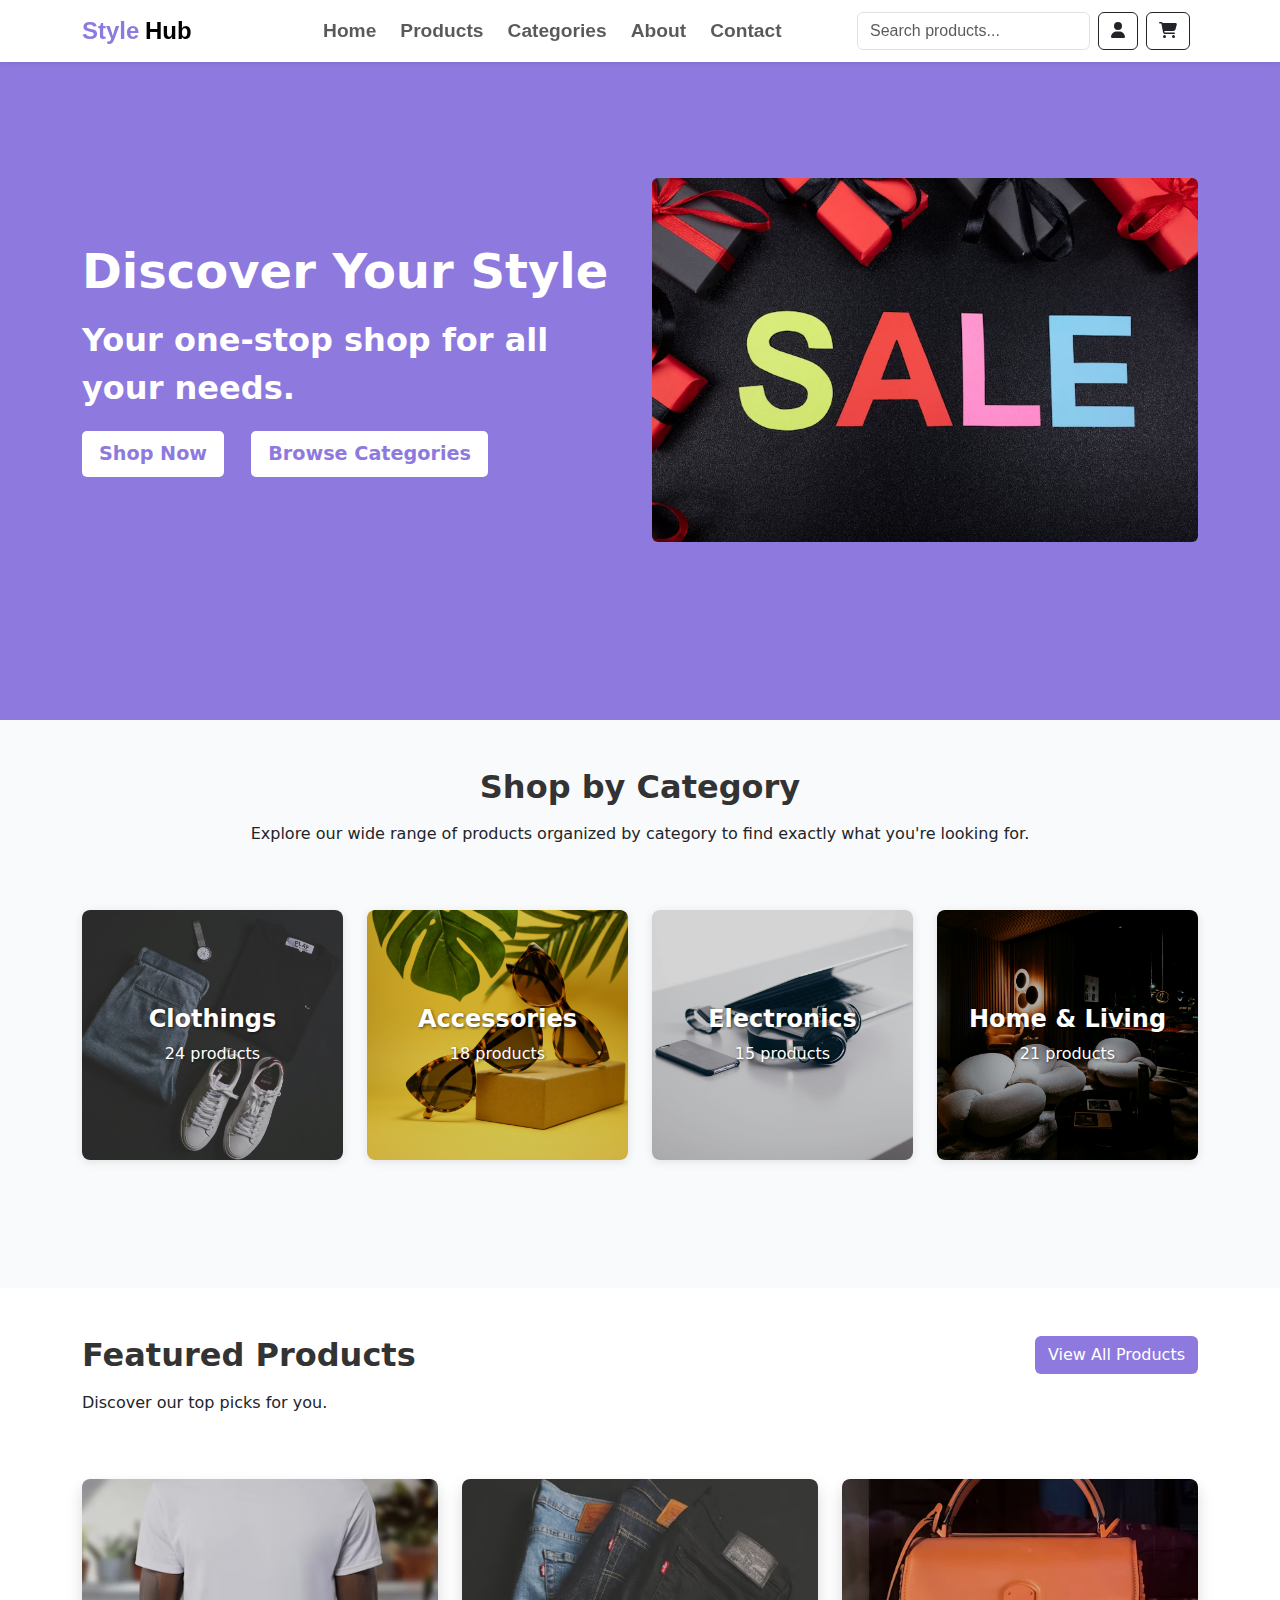
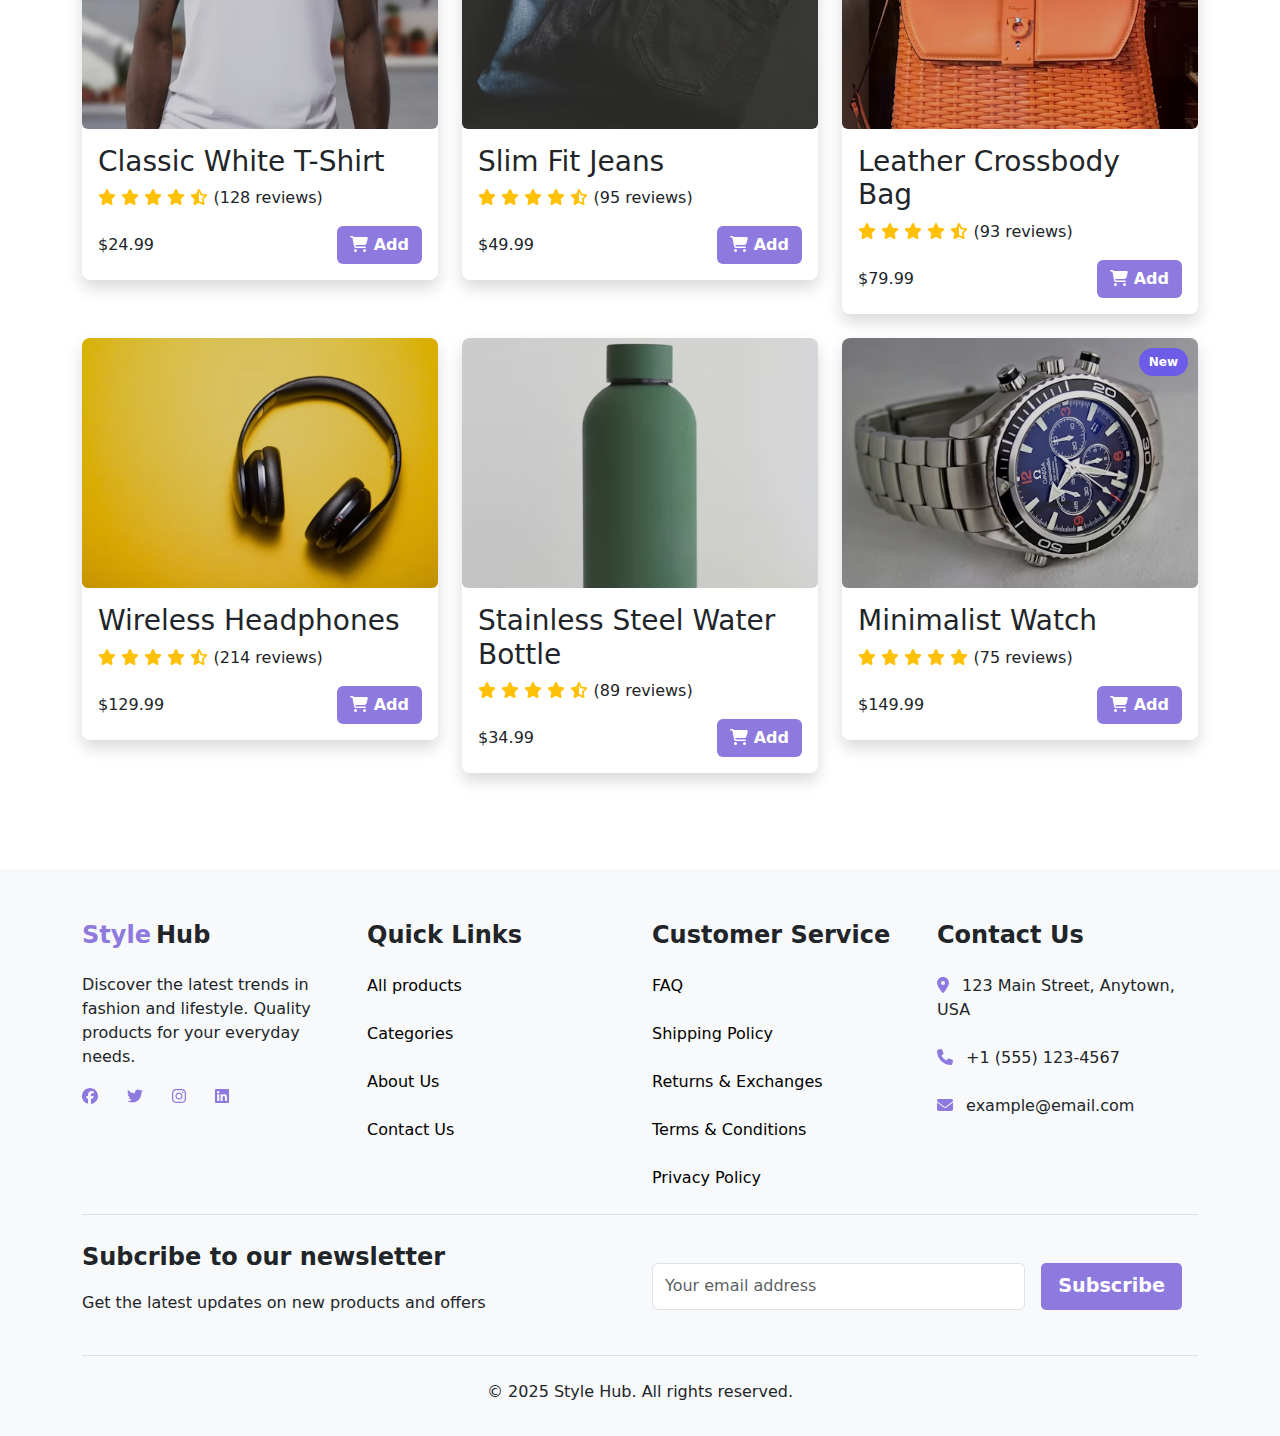
<file: index.html>
<!DOCTYPE html>
<html lang="en">
<head>
    <meta charset="UTF-8">
    <meta name="viewport" content="width=device-width, initial-scale=1.0">
    <title>eStore | Home</title>
    <!-- Bootstrap -->
    <link rel="stylesheet" href="assets/css/bootstrap/bootstrap.min.css">
    <!-- Font awesome icons -->
    <link rel="stylesheet" href="assets/css/icons/all.min.css">
    <!-- Custom styles -->
    <link rel="stylesheet" href="assets/css/index.css">
    <link rel="stylesheet" href="assets/css/header_footer.css">
</head>
<body>

    <special-header></special-header>

    <main class="hero">
        <div class="container">
            <div class="row">
                <div class="col-md-6 hero-text">
                    <h1 class="main-text">Discover Your Style</h1>
                    <p>Your one-stop shop for all your needs.</p>
                    <div class="buttons">
                        <a href="product.html" class="btn main-btn">Shop Now</a>
                        <a href="categories.html" class="btn main-btn">Browse Categories</a>
                    </div>
                </div>
                <div class="col-md-6">
                    <img src="assets/images/hero.avif" alt="eStore Hero Image" class="img-fluid rounded">
                </div>
            </div>
        </div>
    </main>

    <section class="category py-5">
        <div class="container">
            <h2 class="text-center main-title">Shop by Category</h2>
            <p class="text-center">Explore our wide range of products organized by category to find exactly what you're looking for.</p>
            <div class="row text-center py-5 position-relative">
                <div class="col-md-3 col-sm-6">
                    <div class="category-card">
                        <img src="assets/images/category1.jpg" alt="Category 1" class="img-fluid rounded">
                        <div class="category-desc">
                            <h3>Clothings</h3>
                            <p>24 products</p>
                        </div>
                    </div>
                </div>
                <div class="col-md-3 col-sm-6">
                    <div class="category-card">
                        <img src="assets/images/category2.jpg" alt="Category 2" class="img-fluid rounded">
                        <div class="category-desc">
                            <h3>Accessories</h3>
                            <p>18 products</p>
                        </div>
                    </div>
                </div>
                <div class="col-md-3 col-sm-6">
                    <div class="category-card">
                        <img src="assets/images/category3.jpg" alt="Category 3" class="img-fluid rounded">
                        <div class="category-desc">
                            <h3>Electronics</h3>
                            <p>15 products</p>
                        </div>
                    </div>
                </div>
                <div class="col-md-3 col-sm-6">
                    <div class="category-card">
                        <img src="assets/images/category4.jpg" alt="Category 3" class="img-fluid rounded">
                        <div class="category-desc">
                            <h3>Home & Living</h3>
                            <p>21 products</p>
                        </div>
                    </div>
                </div>
            </div>
        </div>
    </section>



    <section class="featured-products py-5">
        <div class="container">
            <div class="row">
                <div class="col">
                    <h2 class="text-start main-title">Featured Products</h2>
                    <p class="text-start">Discover our top picks for you.</p>
                </div>
                <div class="col text-end">
                    <a href="product.html" class="btn product-btn">View All Products</a>
                </div>
            </div>
            <div class="row text-center py-5 position-relative g-4">
                <div class="col-md-4 col-sm-6">
                    <div class="product-card shadow">
                        <img src="assets/images/product1.avif" alt="Classic White T-Shirt" class="img-fluid rounded">
                        <div class="product-desc text-start p-3">
                            <h3>Classic White T-Shirt</h3>
                            <div class="reviews">
                                <span class="text-warning">
                                    <i class="fas fa-star"></i>
                                    <i class="fas fa-star"></i>
                                    <i class="fas fa-star"></i>
                                    <i class="fas fa-star"></i>
                                    <i class="fas fa-star-half-alt"></i>
                                </span>
                                <span>(128 reviews)</span>
                            </div>
                            <div class="d-flex justify-content-between align-items-center mt-3">
                                <p class="mb-0">$24.99</p>
                                <button class="btn product-btn">
                                    <i class="fas fa-shopping-cart"></i> Add
                                </button>
                            </div>
                        </div>
                    </div>
                </div>
                <div class="col-md-4 col-sm-6">
                    <div class="product-card shadow">
                        <img src="assets/images/product2.avif" alt="Slim Fit Jeans" class="img-fluid rounded">
                        <div class="product-desc text-start p-3">
                            <h3>Slim Fit Jeans</h3>
                            <div class="reviews">
                                <span class="text-warning">
                                    <i class="fas fa-star"></i>
                                    <i class="fas fa-star"></i>
                                    <i class="fas fa-star"></i>
                                    <i class="fas fa-star"></i>
                                    <i class="fas fa-star-half-alt"></i>
                                </span>
                                <span>(95 reviews)</span>
                            </div>
                            <div class="d-flex justify-content-between align-items-center mt-3">
                                <p class="mb-0">$49.99</p>
                                <button class="btn product-btn">
                                    <i class="fas fa-shopping-cart"></i> Add
                                </button>
                            </div>
                        </div>
                    </div>
                </div>
                <div class="col-md-4 col-sm-6">
                    <div class="product-card shadow">
                        <img src="assets/images/product3.avif" alt="Leather Crossbody Bag" class="img-fluid rounded">
                        <div class="product-desc text-start p-3">
                            <h3>Leather Crossbody Bag</h3>
                            <div class="reviews">
                                <span class="text-warning">
                                    <i class="fas fa-star"></i>
                                    <i class="fas fa-star"></i>
                                    <i class="fas fa-star"></i>
                                    <i class="fas fa-star"></i>
                                    <i class="fas fa-star-half-alt"></i>
                                </span>
                                <span>(93 reviews)</span>
                            </div>
                            <div class="d-flex justify-content-between align-items-center mt-3">
                                <p class="mb-0">$79.99</p>
                                <button class="btn product-btn">
                                    <i class="fas fa-shopping-cart"></i> Add
                                </button>
                            </div>
                        </div>
                    </div>
                </div>
                <div class="col-md-4 col-sm-6">
                    <div class="product-card shadow">
                        <img src="assets/images/product4.avif" alt="Wireless Headphones" class="img-fluid rounded">
                        <div class="product-desc text-start p-3">
                            <h3>Wireless Headphones</h3>
                            <div class="reviews">
                                <span class="text-warning">
                                    <i class="fas fa-star"></i>
                                    <i class="fas fa-star"></i>
                                    <i class="fas fa-star"></i>
                                    <i class="fas fa-star"></i>
                                    <i class="fas fa-star-half-alt"></i>
                                </span>
                                <span>(214 reviews)</span>
                            </div>
                            <div class="d-flex justify-content-between align-items-center mt-3">
                                <p class="mb-0">$129.99</p>
                                <button class="btn product-btn">
                                    <i class="fas fa-shopping-cart"></i> Add
                                </button>
                            </div>
                        </div>
                    </div>
                </div>
                <div class="col-md-4 col-sm-6">
                    <div class="product-card shadow">
                        <img src="assets/images/product5.avif" alt="Stainless Steel Water Bottle" class="img-fluid rounded">
                        <div class="product-desc text-start p-3">
                            <h3>Stainless Steel Water Bottle</h3>
                            <div class="reviews">
                                <span class="text-warning">
                                    <i class="fas fa-star"></i>
                                    <i class="fas fa-star"></i>
                                    <i class="fas fa-star"></i>
                                    <i class="fas fa-star"></i>
                                    <i class="fas fa-star-half-alt"></i>
                                </span>
                                <span>(89 reviews)</span>
                            </div>
                            <div class="d-flex justify-content-between align-items-center mt-3">
                                <p class="mb-0">$34.99</p>
                                <button class="btn product-btn">
                                    <i class="fas fa-shopping-cart"></i> Add
                                </button>
                            </div>
                        </div>
                    </div>
                </div>
                <div class="col-md-4 col-sm-6">
                    <div class="product-card shadow position-relative">
                        <div class="new-badge">New</div>
                        <img src="assets/images/product6.avif" alt="Minimalist Watch" class="img-fluid rounded">
                        <div class="product-desc text-start p-3">
                            <h3>Minimalist Watch</h3>
                            <div class="reviews">
                                <span class="text-warning">
                                    <i class="fas fa-star"></i>
                                    <i class="fas fa-star"></i>
                                    <i class="fas fa-star"></i>
                                    <i class="fas fa-star"></i>
                                    <i class="fas fa-star"></i>
                                </span>
                                <span>(75 reviews)</span>
                            </div>
                            <div class="d-flex justify-content-between align-items-center mt-3">
                                <p class="mb-0">$149.99</p>
                                <button class="btn product-btn">
                                    <i class="fas fa-shopping-cart"></i> Add
                                </button>
                            </div>
                        </div>
                    </div>
                </div>
            </div>
        </div>
    </section>


    <special-footer></special-footer>

    <script src="assets/js/header_footer.js"></script>
    <script src="assets/js/bootstrap/bootstrap.bundle.min.js"></script>
    <script src="assets/js/icons/all.min.js"></script>
</body>
</html>
</file>
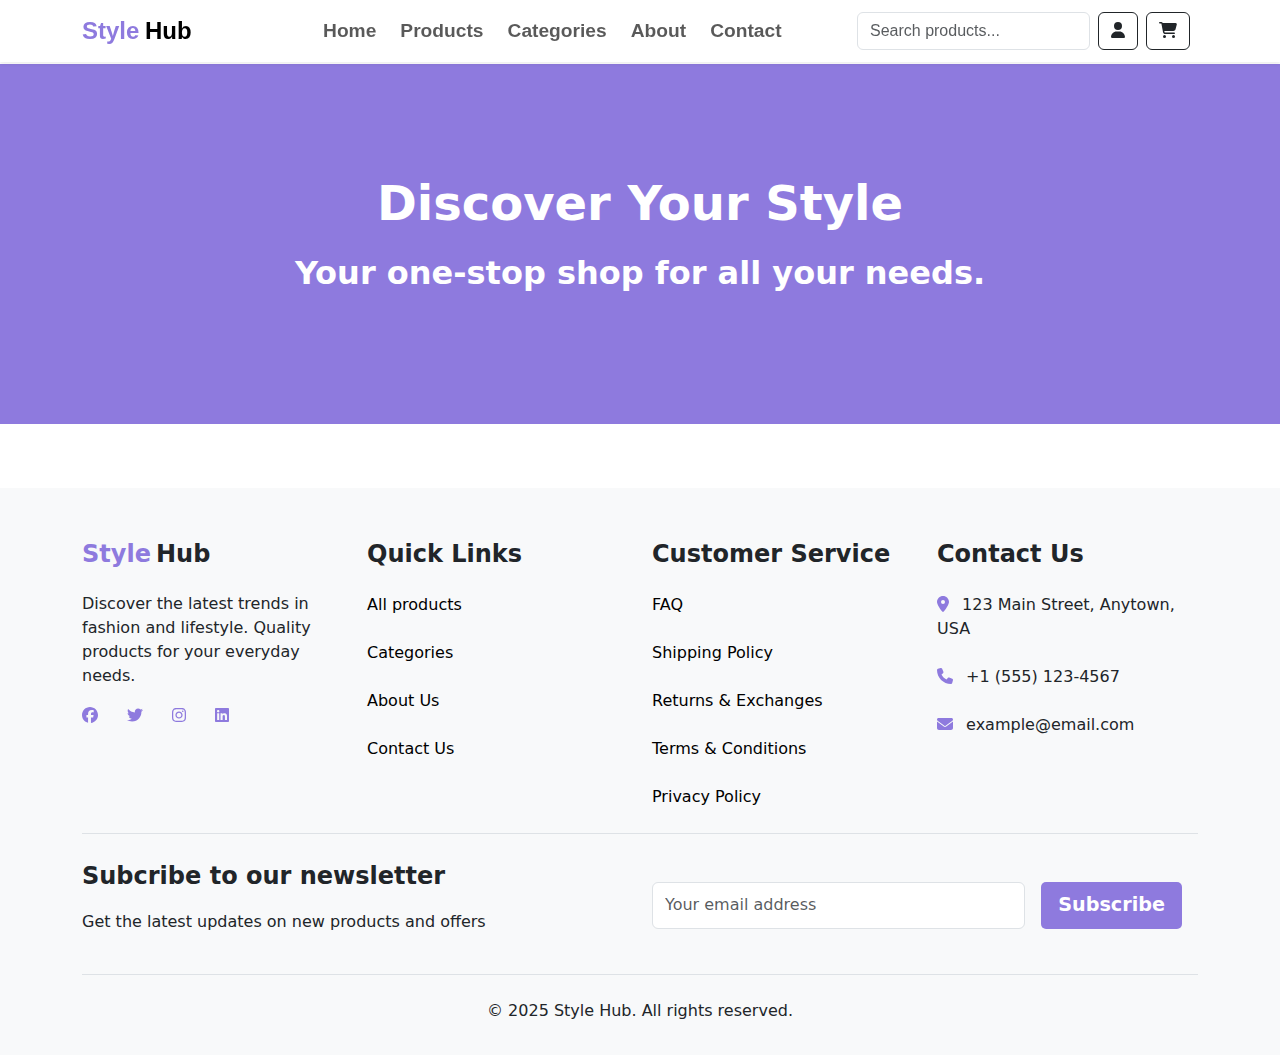
<file: about.html>
<!DOCTYPE html>
<html lang="en">
<head>
    <meta charset="UTF-8">
    <meta name="viewport" content="width=device-width, initial-scale=1.0">
    <title>eStore | Home</title>
    <!-- Bootstrap -->
    <link rel="stylesheet" href="assets/css/bootstrap/bootstrap.min.css">
    <!-- Font awesome icons -->
    <link rel="stylesheet" href="assets/css/icons/all.min.css">
    <!-- Custom styles -->
    <link rel="stylesheet" href="assets/css/about.css">
    <link rel="stylesheet" href="assets/css/header_footer.css">
</head>
<body>

    <special-header></special-header>

    <main class="hero">
        <div class="container text-center">
            <div class="hero-text">
                <h1 class="main-text">Discover Your Style</h1>
                <p>Your one-stop shop for all your needs.</p>
            </div>
        </div>
    </main>

    


    <special-footer></special-footer>

    <script src="assets/js/header_footer.js"></script>
    <script src="assets/js/bootstrap/bootstrap.bundle.min.js"></script>
    <script src="assets/js/icons/all.min.js"></script>
</body>
</html>
</file>
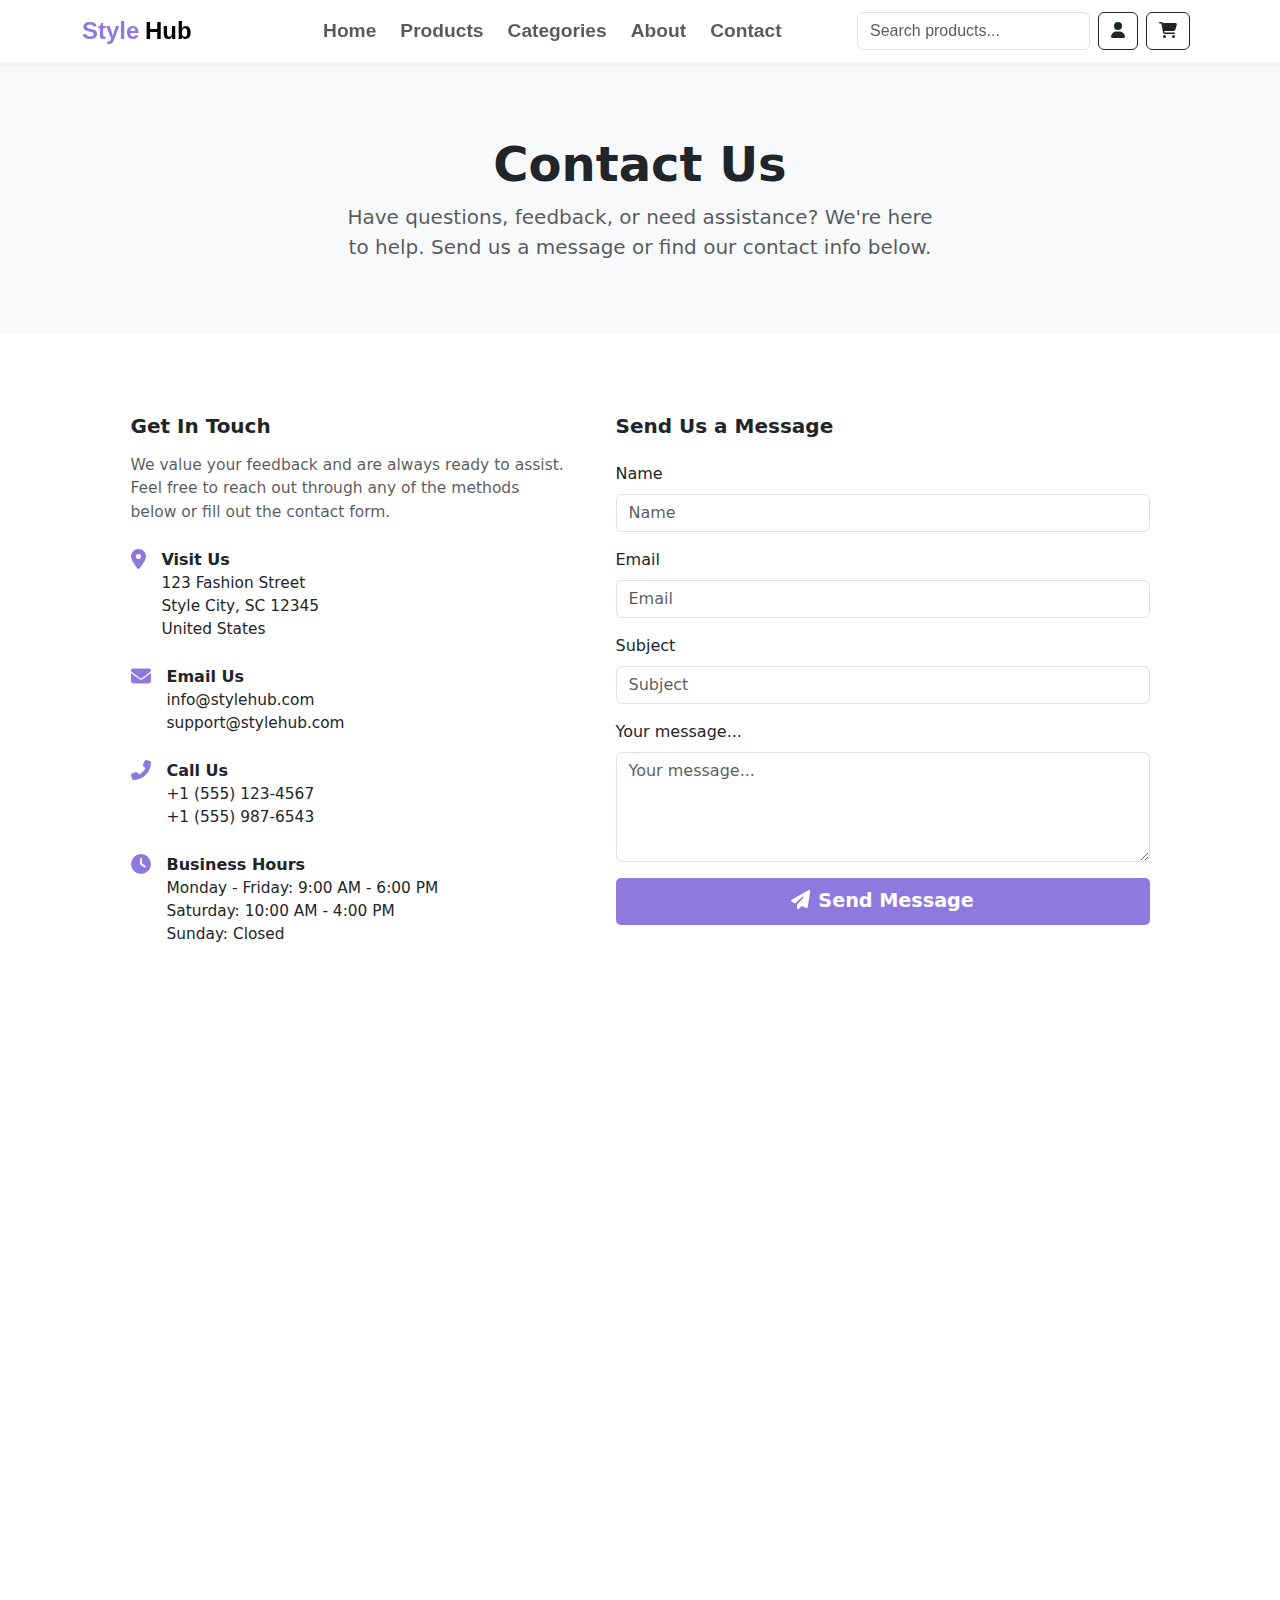
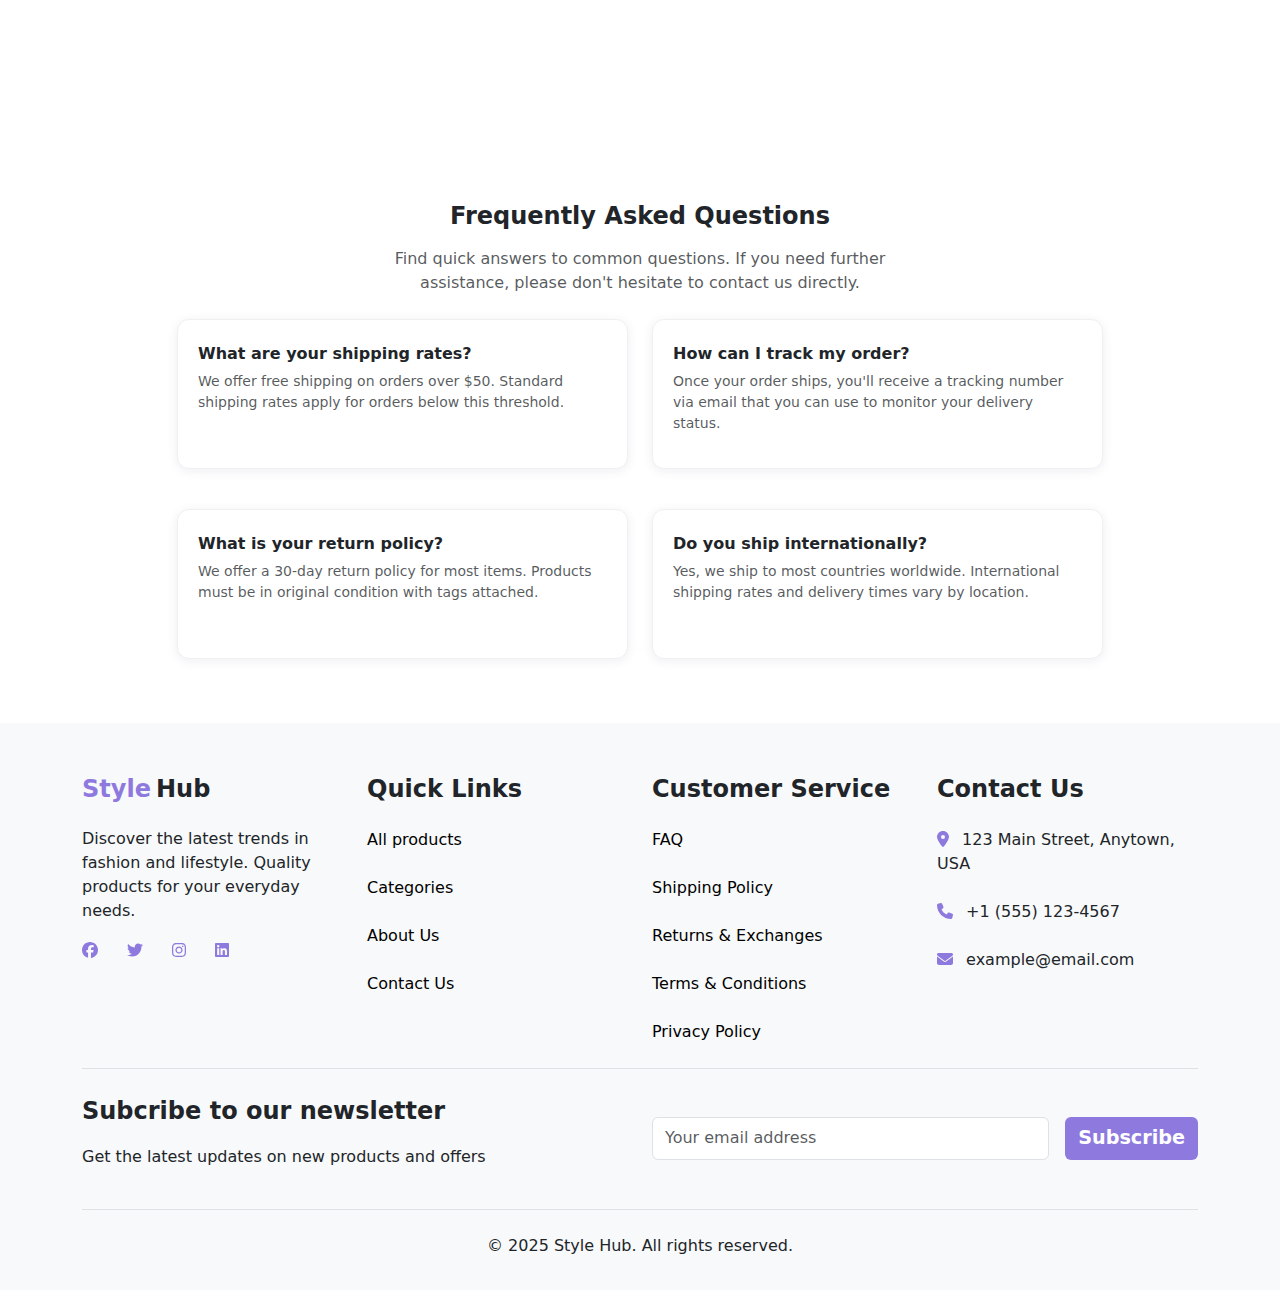
<file: contact.html>
<!DOCTYPE html>
<html lang="en">
<head>
    <meta charset="UTF-8">
    <meta name="viewport" content="width=device-width, initial-scale=1.0">
    <title>Contact Us | StyleHub</title>
    <link rel="stylesheet" href="assets/css/bootstrap/bootstrap.min.css">
    <link rel="stylesheet" href="assets/css/icons/all.min.css">
    <link rel="stylesheet" href="assets/css/contact.css">
    <link rel="stylesheet" href="assets/css/header_footer.css">
</head>
<body>
    <special-header></special-header>

    <!-- Hero Section -->
    <main class="hero text-center">
        <div class="container">
            <h1 class="main-title mb-2">Contact Us</h1>
            <p class="lead text-muted" style="max-width:600px;margin:auto;">Have questions, feedback, or need assistance? We're here to help. Send us a message or find our contact info below.</p>
        </div>
    </main>

<section class="container py-5">
    <div class="row g-5 justify-content-center">
        <!-- Contact Info (left) -->
        <div class="col-lg-5">
            <h5 class="fw-bold mb-3">Get In Touch</h5>
            <p class="text-muted mb-4" style="font-size: 0.97rem;">
                We value your feedback and are always ready to assist. Feel free to reach out through any of the methods below or fill out the contact form.
            </p>
            <ul class="list-unstyled mb-4">
                <li class="mb-4 d-flex align-items-start">
                    <span class="me-3">
                        <i class="fas fa-map-marker-alt text-main fa-lg"></i>
                    </span>
                    <div>
                        <div class="fw-bold">Visit Us</div>
                        <div style="font-size: 0.96rem;">
                            123 Fashion Street<br>
                            Style City, SC 12345<br>
                            United States
                        </div>
                    </div>
                </li>
                <li class="mb-4 d-flex align-items-start">
                    <span class="me-3">
                        <i class="fas fa-envelope text-main fa-lg"></i>
                    </span>
                    <div>
                        <div class="fw-bold">Email Us</div>
                        <div style="font-size: 0.96rem;">
                            info@stylehub.com<br>
                            support@stylehub.com
                        </div>
                    </div>
                </li>
                <li class="mb-4 d-flex align-items-start">
                    <span class="me-3">
                        <i class="fas fa-phone-alt text-main fa-lg"></i>
                    </span>
                    <div>
                        <div class="fw-bold">Call Us</div>
                        <div style="font-size: 0.96rem;">
                            +1 (555) 123-4567<br>
                            +1 (555) 987-6543
                        </div>
                    </div>
                </li>
                <li class="d-flex align-items-start">
                    <span class="me-3">
                        <i class="fas fa-clock text-main fa-lg"></i>
                    </span>
                    <div>
                        <div class="fw-bold">Business Hours</div>
                        <div style="font-size: 0.96rem;">
                            Monday - Friday: 9:00 AM - 6:00 PM<br>
                            Saturday: 10:00 AM - 4:00 PM<br>
                            Sunday: Closed
                        </div>
                    </div>
                </li>
            </ul>
        </div>
        <!-- Contact Form (right) -->
        <div class="col-lg-6">
            <h5 class="mb-4 fw-bold">Send Us a Message</h5>
            <form>
                <div class="mb-3">
                    <label for="name" class="form-label">Name</label>
                    <input type="text" class="form-control" id="name" placeholder="Name" required>
                </div>
                <div class="mb-3">
                    <label for="email" class="form-label">Email</label>
                    <input type="email" class="form-control" id="email" placeholder="Email" required>
                </div>
                <div class="mb-3">
                    <label for="subject" class="form-label">Subject</label>
                    <input type="text" class="form-control" id="subject" placeholder="Subject" required>
                </div>
                <div class="mb-3">
                    <label for="message" class="form-label">Your message...</label>
                    <textarea class="form-control" id="message" rows="4" placeholder="Your message..." required></textarea>
                </div>
                <button type="submit" class="btn main-btn-reverse w-100"><i class="fas fa-paper-plane me-2"></i>Send Message</button>
            </form>
        </div>
    </div>
</section>

    <!-- Map Section -->
    <div class="ratio ratio-16x9 mb-3">
        <iframe src="https://www.google.com/maps/embed?pb=!1m18!1m12!1m3!1d3319.3634638554313!2d-7.375437123724969!3d33.69954277329183!2m3!1f0!2f0!3f0!3m2!1i1024!2i768!4f13.1!3m3!1m2!1s0xda7b6dd53776a79%3A0xbae399f544a58122!2sISTA%20%3A%20Institut%20Sp%C3%A9cialis%C3%A9%20de%20Technologie%20Appliqu%C3%A9e_Mohammedia!5e0!3m2!1sen!2sma!4v1745609943450!5m2!1sen!2sma" allowfullscreen="" loading="lazy" referrerpolicy="no-referrer-when-downgrade"></iframe>
    </div>

    <!-- FAQ Section -->
    <section class="container py-5">
        <h4 class="text-center mb-3 fw-bold">Frequently Asked Questions</h4>
        <p class="text-center text-muted mb-4" style="max-width: 540px; margin: 0 auto;">
            Find quick answers to common questions. If you need further assistance, please don't hesitate to contact us directly.
        </p>
        <div class="row g-4 justify-content-center">
            <div class="col-md-6 col-lg-5">
                <div class="faq-card">
                    <h6 class="fw-bold mb-2">What are your shipping rates?</h6>
                    <p class="mb-0 text-muted small">We offer free shipping on orders over $50. Standard shipping rates apply for orders below this threshold.</p>
                </div>
            </div>
            <div class="col-md-6 col-lg-5">
                <div class="faq-card">
                    <h6 class="fw-bold mb-2">How can I track my order?</h6>
                    <p class="mb-0 text-muted small">Once your order ships, you'll receive a tracking number via email that you can use to monitor your delivery status.</p>
                </div>
            </div>
            <div class="col-md-6 col-lg-5">
                <div class="faq-card">
                    <h6 class="fw-bold mb-2">What is your return policy?</h6>
                    <p class="mb-0 text-muted small">We offer a 30-day return policy for most items. Products must be in original condition with tags attached.</p>
                </div>
            </div>
            <div class="col-md-6 col-lg-5">
                <div class="faq-card">
                    <h6 class="fw-bold mb-2">Do you ship internationally?</h6>
                    <p class="mb-0 text-muted small">Yes, we ship to most countries worldwide. International shipping rates and delivery times vary by location.</p>
                </div>
            </div>
        </div>
    </section>

    <special-footer></special-footer>

    <script src="assets/js/header_footer.js"></script>
    <script src="assets/js/bootstrap/bootstrap.bundle.min.js"></script>
    <script src="assets/js/icons/all.min.js"></script>
</body>
</html>
</file>
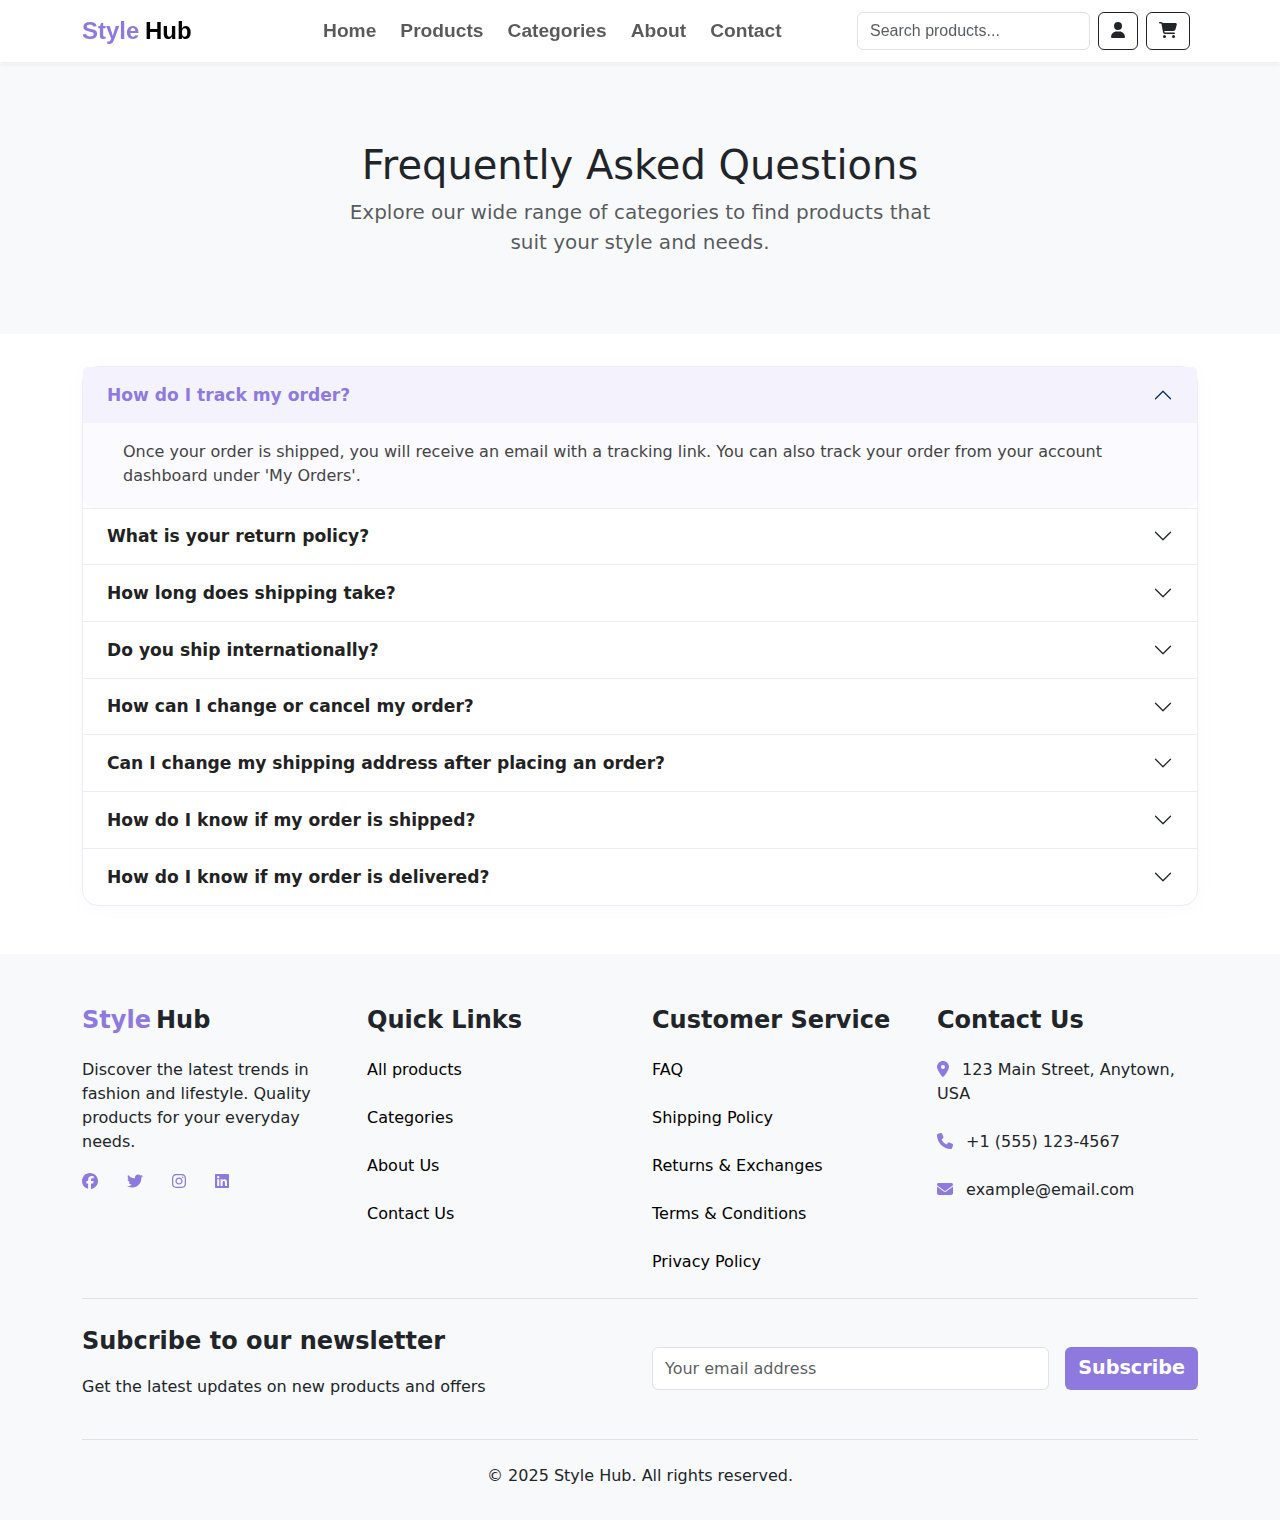
<file: faq.html>
<!DOCTYPE html>
<html lang="en">
<head>
    <meta charset="UTF-8">
    <meta name="viewport" content="width=device-width, initial-scale=1.0">
    <title>FAQ | StyleHub</title>
    <link rel="stylesheet" href="assets/css/bootstrap/bootstrap.min.css">
    <link rel="stylesheet" href="assets/css/icons/all.min.css">
    <link rel="stylesheet" href="assets/css/faq.css">
    <link rel="stylesheet" href="assets/css/header_footer.css">
</head>
<body>
    <special-header></special-header>

    <!-- Hero Section -->
    <main class="hero text-center py-5">
        <div class="container">
            <h1 class="main-title mb-2">Frequently Asked Questions</h1>
            <p class="lead text-muted" style="max-width:600px;margin:auto;">Explore our wide range of categories to find products that suit your style and needs.</p>
        </div>
    </main>

    
    <!-- FAQ Accordion Section -->
    <div class="container mt-4 mb-5">
        <div class="accordion" id="faqAccordion">
            <div class="accordion-item">
                <h2 class="accordion-header" id="headingOne">
                    <button class="accordion-button" type="button" data-bs-toggle="collapse" data-bs-target="#collapseOne" aria-expanded="true" aria-controls="collapseOne">
                        How do I track my order?
                    </button>
                </h2>
                <div id="collapseOne" class="accordion-collapse collapse show" aria-labelledby="headingOne" data-bs-parent="#faqAccordion">
                    <div class="accordion-body">
                        Once your order is shipped, you will receive an email with a tracking link. You can also track your order from your account dashboard under 'My Orders'.
                    </div>
                </div>
            </div>
            <div class="accordion-item">
                <h2 class="accordion-header" id="headingTwo">
                    <button class="accordion-button collapsed" type="button" data-bs-toggle="collapse" data-bs-target="#collapseTwo" aria-expanded="false" aria-controls="collapseTwo">
                        What is your return policy?
                    </button>
                </h2>
                <div id="collapseTwo" class="accordion-collapse collapse" aria-labelledby="headingTwo" data-bs-parent="#faqAccordion">
                    <div class="accordion-body">
                        We offer a 30-day return policy for most items. Products must be in their original condition with all tags attached. Please visit our Returns page for more detailed information and to initiate the return process.
                    </div>
                </div>
            </div>
            <div class="accordion-item">
                <h2 class="accordion-header" id="headingThree">
                    <button class="accordion-button collapsed" type="button" data-bs-toggle="collapse" data-bs-target="#collapseThree" aria-expanded="false" aria-controls="collapseThree">
                        How long does shipping take?
                    </button>
                </h2>
                <div id="collapseThree" class="accordion-collapse collapse" aria-labelledby="headingThree" data-bs-parent="#faqAccordion">
                    <div class="accordion-body">
                        Shipping times depend on your location and the shipping method chosen. Standard shipping usually takes 3-7 business days.
                    </div>
                </div>
            </div>
            <div class="accordion-item">
                <h2 class="accordion-header" id="headingFour">
                    <button class="accordion-button collapsed" type="button" data-bs-toggle="collapse" data-bs-target="#collapseFour" aria-expanded="false" aria-controls="collapseFour">
                        Do you ship internationally?
                    </button>
                </h2>
                <div id="collapseFour" class="accordion-collapse collapse" aria-labelledby="headingFour" data-bs-parent="#faqAccordion">
                    <div class="accordion-body">
                        Yes, we ship to most countries worldwide. International shipping rates and times will be calculated at checkout.
                    </div>
                </div>
            </div>
            <div class="accordion-item">
                <h2 class="accordion-header" id="headingFive">
                    <button class="accordion-button collapsed" type="button" data-bs-toggle="collapse" data-bs-target="#collapseFive" aria-expanded="false" aria-controls="collapseFive">
                        How can I change or cancel my order?
                    </button>
                </h2>
                <div id="collapseFive" class="accordion-collapse collapse" aria-labelledby="headingFive" data-bs-parent="#faqAccordion">
                    <div class="accordion-body">
                        To change or cancel your order, please contact our customer service as soon as possible. Orders that have already shipped cannot be changed or canceled.
                    </div>
                </div>
            </div>
            <div class="accordion-item">
                <h2 class="accordion-header" id="headingSix">
                    <button class="accordion-button collapsed" type="button" data-bs-toggle="collapse" data-bs-target="#collapseSix" aria-expanded="false" aria-controls="collapseSix">
                        Can I change my shipping address after placing an order?
                    </button>
                </h2>
                <div id="collapseSix" class="accordion-collapse collapse" aria-labelledby="headingSix" data-bs-parent="#faqAccordion">
                    <div class="accordion-body">
                        Shipping addresses can be changed before the order is shipped. Please contact customer support immediately if you need to update your address.
                    </div>
                </div>
            </div>
            <div class="accordion-item">
                <h2 class="accordion-header" id="headingSeven">
                    <button class="accordion-button collapsed" type="button" data-bs-toggle="collapse" data-bs-target="#collapseSeven" aria-expanded="false" aria-controls="collapseSeven">
                        How do I know if my order is shipped?
                    </button>
                </h2>
                <div id="collapseSeven" class="accordion-collapse collapse" aria-labelledby="headingSeven" data-bs-parent="#faqAccordion">
                    <div class="accordion-body">
                        You will receive an email with shipping confirmation when your order is shipped. You can also track your order from your account dashboard under 'My Orders'.
                    </div>
                </div>
            </div>
            <div class="accordion-item">
                <h2 class="accordion-header" id="headingEight">
                    <button class="accordion-button collapsed" type="button" data-bs-toggle="collapse" data-bs-target="#collapseEight" aria-expanded="false" aria-controls="collapseEight">
                        How do I know if my order is delivered?
                    </button>
                </h2>
                <div id="collapseEight" class="accordion-collapse collapse" aria-labelledby="headingEight" data-bs-parent="#faqAccordion">
                    <div class="accordion-body">
                        You will receive an email with delivery confirmation when your order is delivered. You can also track your order from your account dashboard under 'My Orders'.
                    </div>
                </div>
            </div>
        </div>
    </div>

    <special-footer class="mt-5"></special-footer>

    <script src="assets/js/header_footer.js"></script>
    <script src="assets/js/bootstrap/bootstrap.bundle.min.js"></script>
    <script src="assets/js/icons/all.min.js"></script>
</body>
</html>
</file>
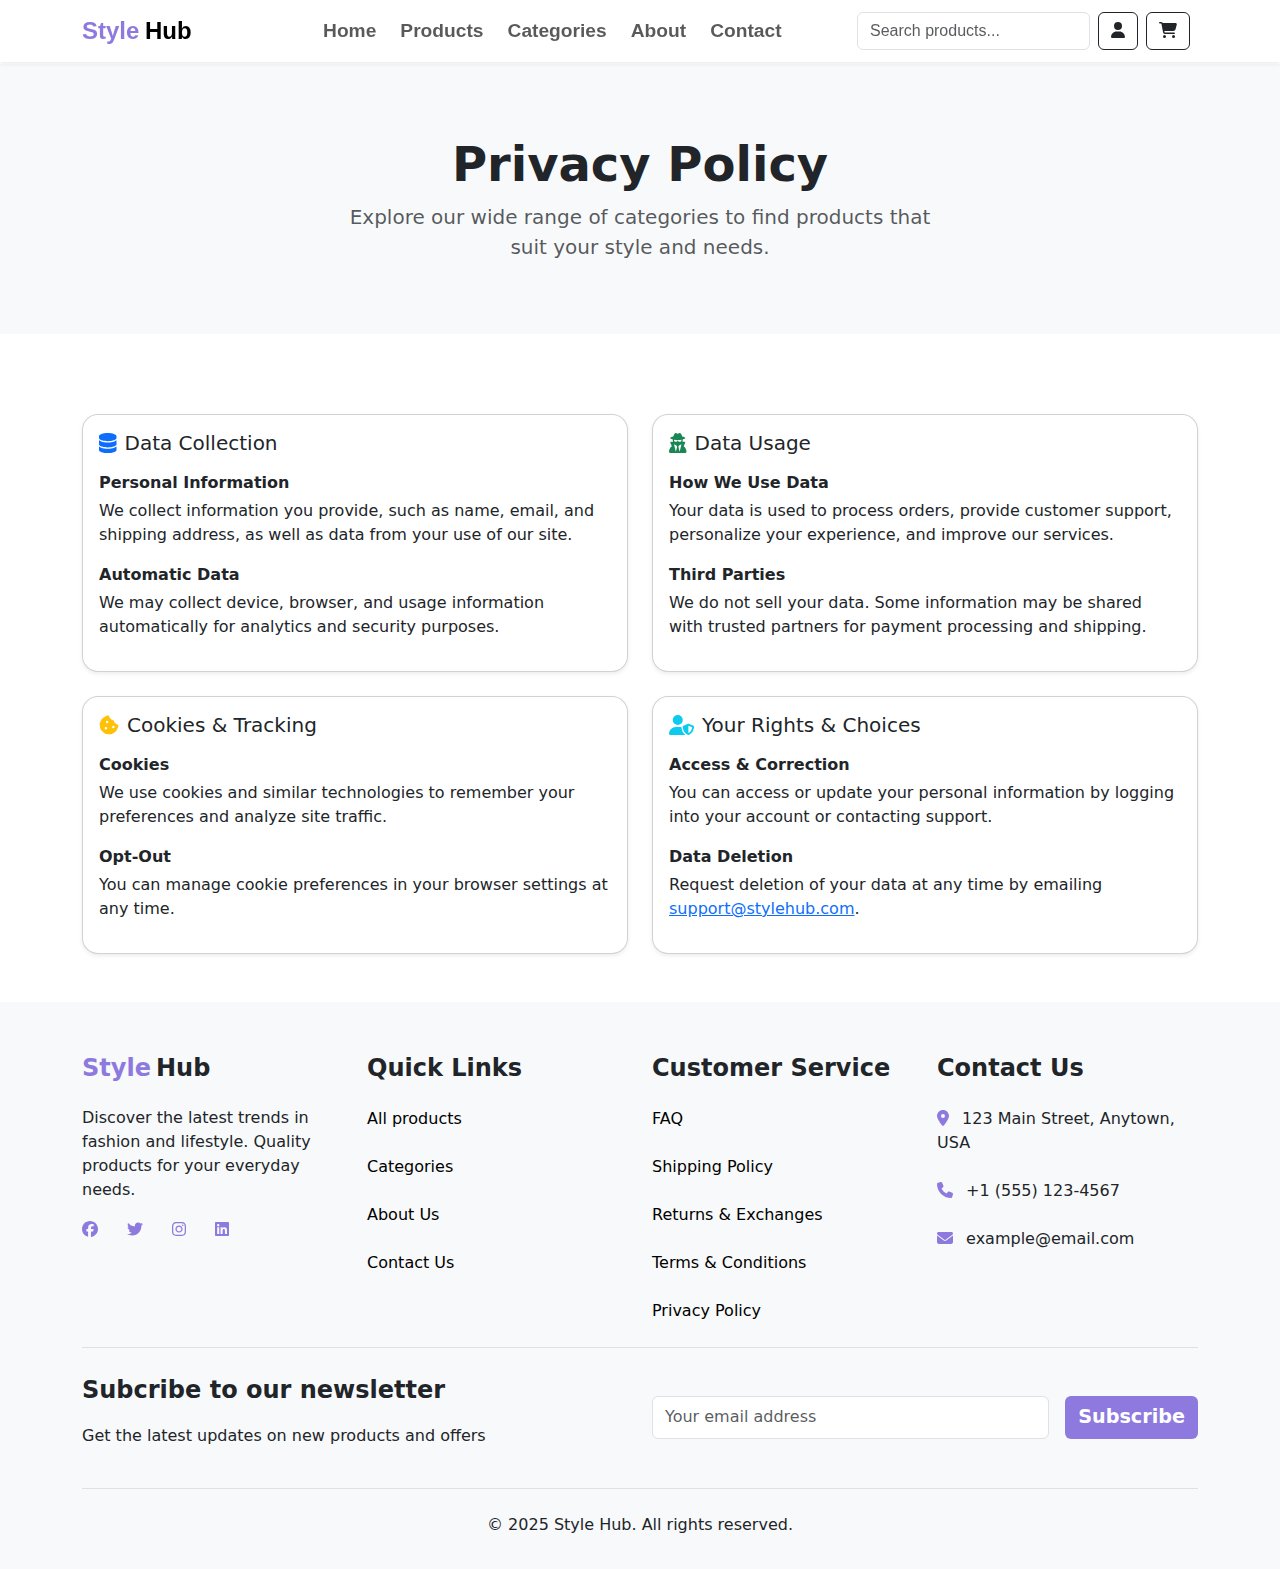
<file: privacy-policy.html>
<!DOCTYPE html>
<html lang="en">
<head>
    <meta charset="UTF-8">
    <meta name="viewport" content="width=device-width, initial-scale=1.0">
    <title>Privacy Policy | StyleHub</title>
    <link rel="stylesheet" href="assets/css/bootstrap/bootstrap.min.css">
    <link rel="stylesheet" href="assets/css/icons/all.min.css">
    <link rel="stylesheet" href="assets/css/privacy-policy.css">
    <link rel="stylesheet" href="assets/css/header_footer.css">
</head>
<body>
    <special-header></special-header>

    <!-- Hero Section -->
    <main class="hero text-center py-5">
        <div class="container">
            <h1 class="main-title mb-2">Privacy Policy</h1>
            <p class="lead text-muted" style="max-width:600px;margin:auto;">Explore our wide range of categories to find products that suit your style and needs.</p>
        </div>
    </main>

    

    <!-- Privacy Policy Section -->
    <main class="py-5">
        <div class="container">
            <div class="row g-4 justify-content-center">
                <!-- Data Collection Card -->
                <div class="col-lg-6 col-md-6 col-12">
                    <div class="card shadow-sm rounded-4 h-100">
                        <div class="card-body">
                            <h5 class="card-title mb-3"><i class="fa fa-database me-2 text-primary"></i>Data Collection</h5>
                            <p class="fw-bold mb-1">Personal Information</p>
                            <p class="mb-3">We collect information you provide, such as name, email, and shipping address, as well as data from your use of our site.</p>
                            <p class="fw-bold mb-1">Automatic Data</p>
                            <p>We may collect device, browser, and usage information automatically for analytics and security purposes.</p>
                        </div>
                    </div>
                </div>
                <!-- Data Usage Card -->
                <div class="col-lg-6 col-md-6 col-12">
                    <div class="card shadow-sm rounded-4 h-100">
                        <div class="card-body">
                            <h5 class="card-title mb-3"><i class="fa fa-user-secret me-2 text-success"></i>Data Usage</h5>
                            <p class="fw-bold mb-1">How We Use Data</p>
                            <p class="mb-3">Your data is used to process orders, provide customer support, personalize your experience, and improve our services.</p>
                            <p class="fw-bold mb-1">Third Parties</p>
                            <p>We do not sell your data. Some information may be shared with trusted partners for payment processing and shipping.</p>
                        </div>
                    </div>
                </div>
                <!-- Cookies & Tracking Card -->
                <div class="col-lg-6 col-md-6 col-12">
                    <div class="card shadow-sm rounded-4 h-100">
                        <div class="card-body">
                            <h5 class="card-title mb-3"><i class="fa fa-cookie-bite me-2 text-warning"></i>Cookies & Tracking</h5>
                            <p class="fw-bold mb-1">Cookies</p>
                            <p class="mb-3">We use cookies and similar technologies to remember your preferences and analyze site traffic.</p>
                            <p class="fw-bold mb-1">Opt-Out</p>
                            <p>You can manage cookie preferences in your browser settings at any time.</p>
                        </div>
                    </div>
                </div>
                <!-- Your Rights & Choices Card -->
                <div class="col-lg-6 col-md-6 col-12">
                    <div class="card shadow-sm rounded-4 h-100">
                        <div class="card-body">
                            <h5 class="card-title mb-3"><i class="fa fa-user-shield me-2 text-info"></i>Your Rights & Choices</h5>
                            <p class="fw-bold mb-1">Access & Correction</p>
                            <p class="mb-3">You can access or update your personal information by logging into your account or contacting support.</p>
                            <p class="fw-bold mb-1">Data Deletion</p>
                            <p>Request deletion of your data at any time by emailing <a href='mailto:support@stylehub.com'>support@stylehub.com</a>.</p>
                        </div>
                    </div>
                </div>
            </div>
        </div>
    </main>

    <special-footer class="mt-5"></special-footer>

    <script src="assets/js/header_footer.js"></script>
    <script src="assets/js/bootstrap/bootstrap.bundle.min.js"></script>
    <script src="assets/js/icons/all.min.js"></script>
</body>
</html>
</file>
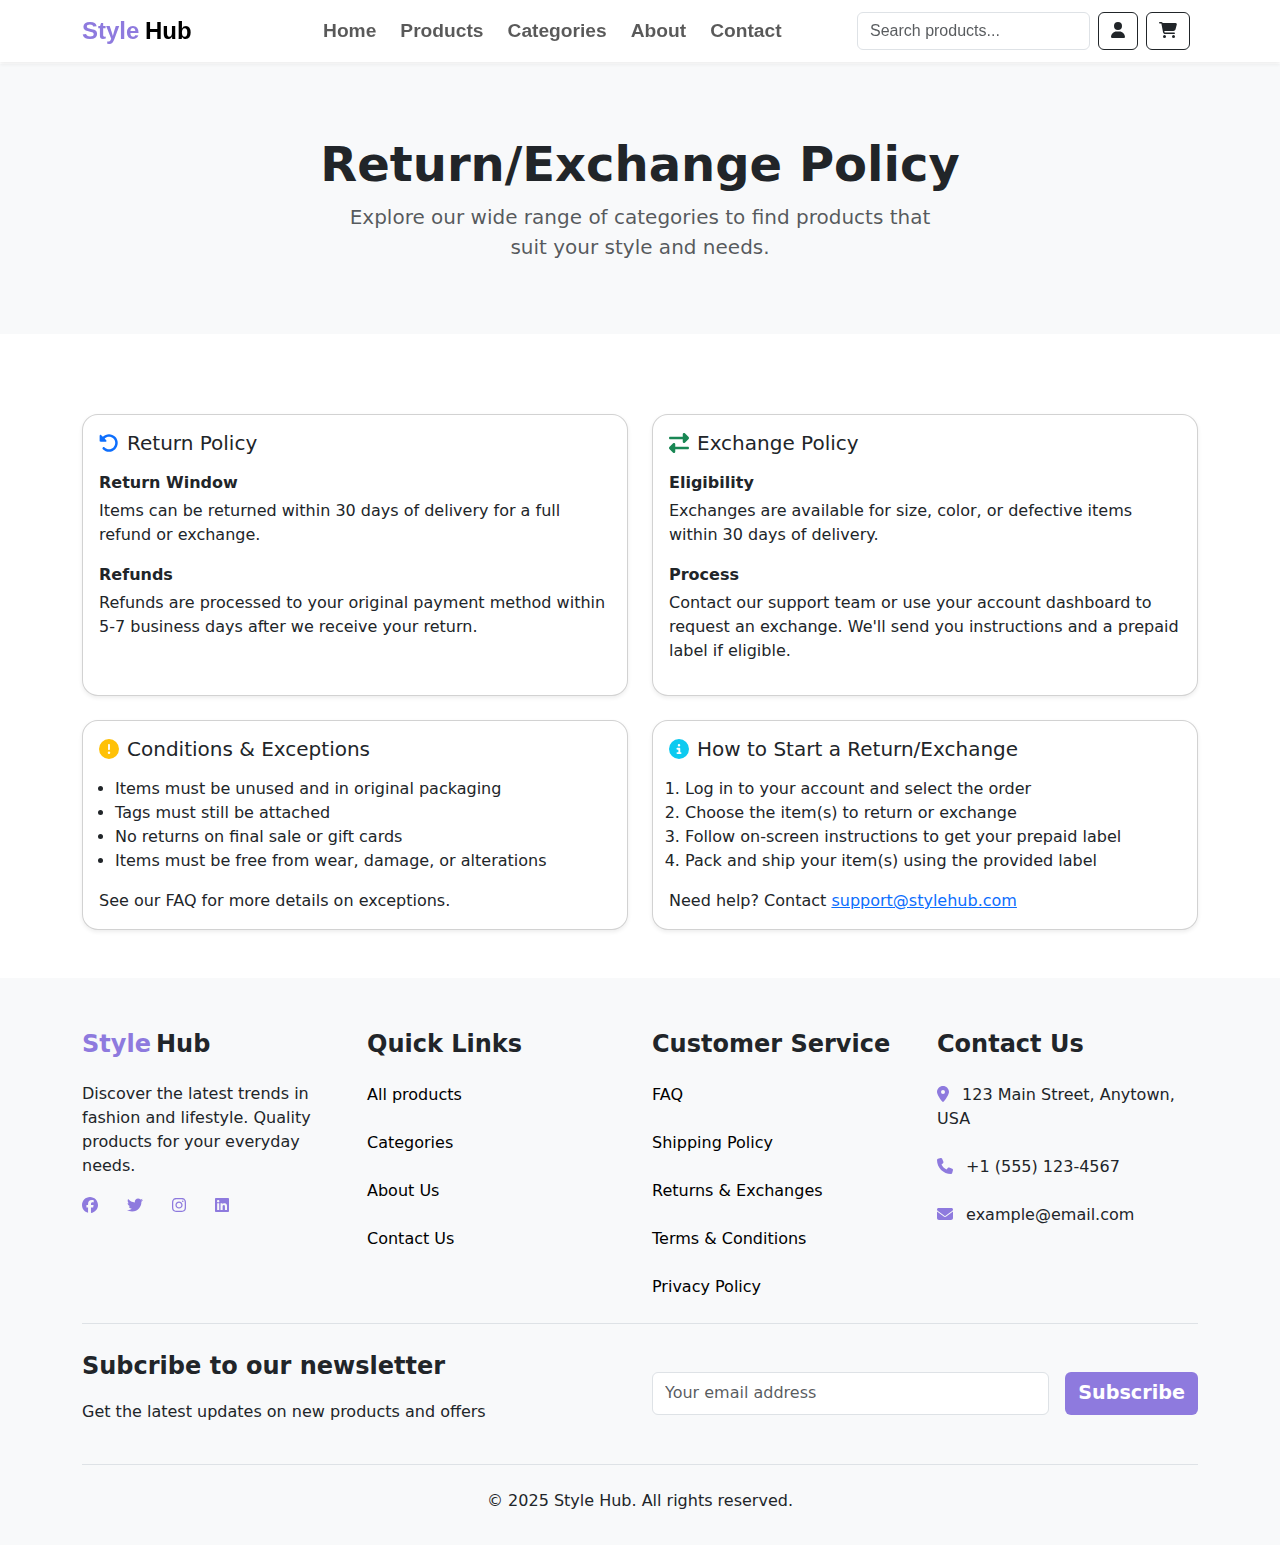
<file: return-exchanges.html>
<!DOCTYPE html>
<html lang="en">
<head>
    <meta charset="UTF-8">
    <meta name="viewport" content="width=device-width, initial-scale=1.0">
    <title>Return/Exchange Policy | StyleHub</title>
    <link rel="stylesheet" href="assets/css/bootstrap/bootstrap.min.css">
    <link rel="stylesheet" href="assets/css/icons/all.min.css">
    <link rel="stylesheet" href="assets/css/return-exchanges.css">
    <link rel="stylesheet" href="assets/css/header_footer.css">
</head>
<body>
    <special-header></special-header>

    <!-- Hero Section -->
    <main class="hero text-center py-5">
        <div class="container">
            <h1 class="main-title mb-2">Return/Exchange Policy</h1>
            <p class="lead text-muted" style="max-width:600px;margin:auto;">Explore our wide range of categories to find products that suit your style and needs.</p>
        </div>
    </main>

    <!-- Return/Exchange Policy Section -->
    <main class="py-5">
        <div class="container">
            <div class="row g-4 justify-content-center">
                <!-- Return Policy Card -->
                <div class="col-lg-6 col-md-6 col-12">
                    <div class="card shadow-sm rounded-4 h-100">
                        <div class="card-body">
                            <h5 class="card-title mb-3"><i class="fa fa-undo-alt me-2 text-primary"></i>Return Policy</h5>
                            <p class="fw-bold mb-1">Return Window</p>
                            <p class="mb-3">Items can be returned within 30 days of delivery for a full refund or exchange.</p>
                            <p class="fw-bold mb-1">Refunds</p>
                            <p>Refunds are processed to your original payment method within 5-7 business days after we receive your return.</p>
                        </div>
                    </div>
                </div>
                <!-- Exchange Policy Card -->
                <div class="col-lg-6 col-md-6 col-12">
                    <div class="card shadow-sm rounded-4 h-100">
                        <div class="card-body">
                            <h5 class="card-title mb-3"><i class="fa fa-exchange-alt me-2 text-success"></i>Exchange Policy</h5>
                            <p class="fw-bold mb-1">Eligibility</p>
                            <p class="mb-3">Exchanges are available for size, color, or defective items within 30 days of delivery.</p>
                            <p class="fw-bold mb-1">Process</p>
                            <p>Contact our support team or use your account dashboard to request an exchange. We'll send you instructions and a prepaid label if eligible.</p>
                        </div>
                    </div>
                </div>
                <!-- Conditions & Exceptions Card -->
                <div class="col-lg-6 col-md-6 col-12">
                    <div class="card shadow-sm rounded-4 h-100">
                        <div class="card-body">
                            <h5 class="card-title mb-3"><i class="fa fa-exclamation-circle me-2 text-warning"></i>Conditions & Exceptions</h5>
                            <ul class="mb-3 ps-3">
                                <li>Items must be unused and in original packaging</li>
                                <li>Tags must still be attached</li>
                                <li>No returns on final sale or gift cards</li>
                                <li>Items must be free from wear, damage, or alterations</li>
                            </ul>
                            <p class="mb-0">See our FAQ for more details on exceptions.</p>
                        </div>
                    </div>
                </div>
                <!-- How to Start Card -->
                <div class="col-lg-6 col-md-6 col-12">
                    <div class="card shadow-sm rounded-4 h-100">
                        <div class="card-body">
                            <h5 class="card-title mb-3"><i class="fa fa-info-circle me-2 text-info"></i>How to Start a Return/Exchange</h5>
                            <ol class="mb-3 ps-3">
                                <li>Log in to your account and select the order</li>
                                <li>Choose the item(s) to return or exchange</li>
                                <li>Follow on-screen instructions to get your prepaid label</li>
                                <li>Pack and ship your item(s) using the provided label</li>
                            </ol>
                            <p class="mb-0">Need help? Contact <a href="mailto:support@stylehub.com">support@stylehub.com</a></p>
                        </div>
                    </div>
                </div>
            </div>
        </div>
    </main>

    <special-footer class="mt-5"></special-footer>

    <script src="assets/js/header_footer.js"></script>
    <script src="assets/js/bootstrap/bootstrap.bundle.min.js"></script>
    <script src="assets/js/icons/all.min.js"></script>
</body>
</html>
</file>
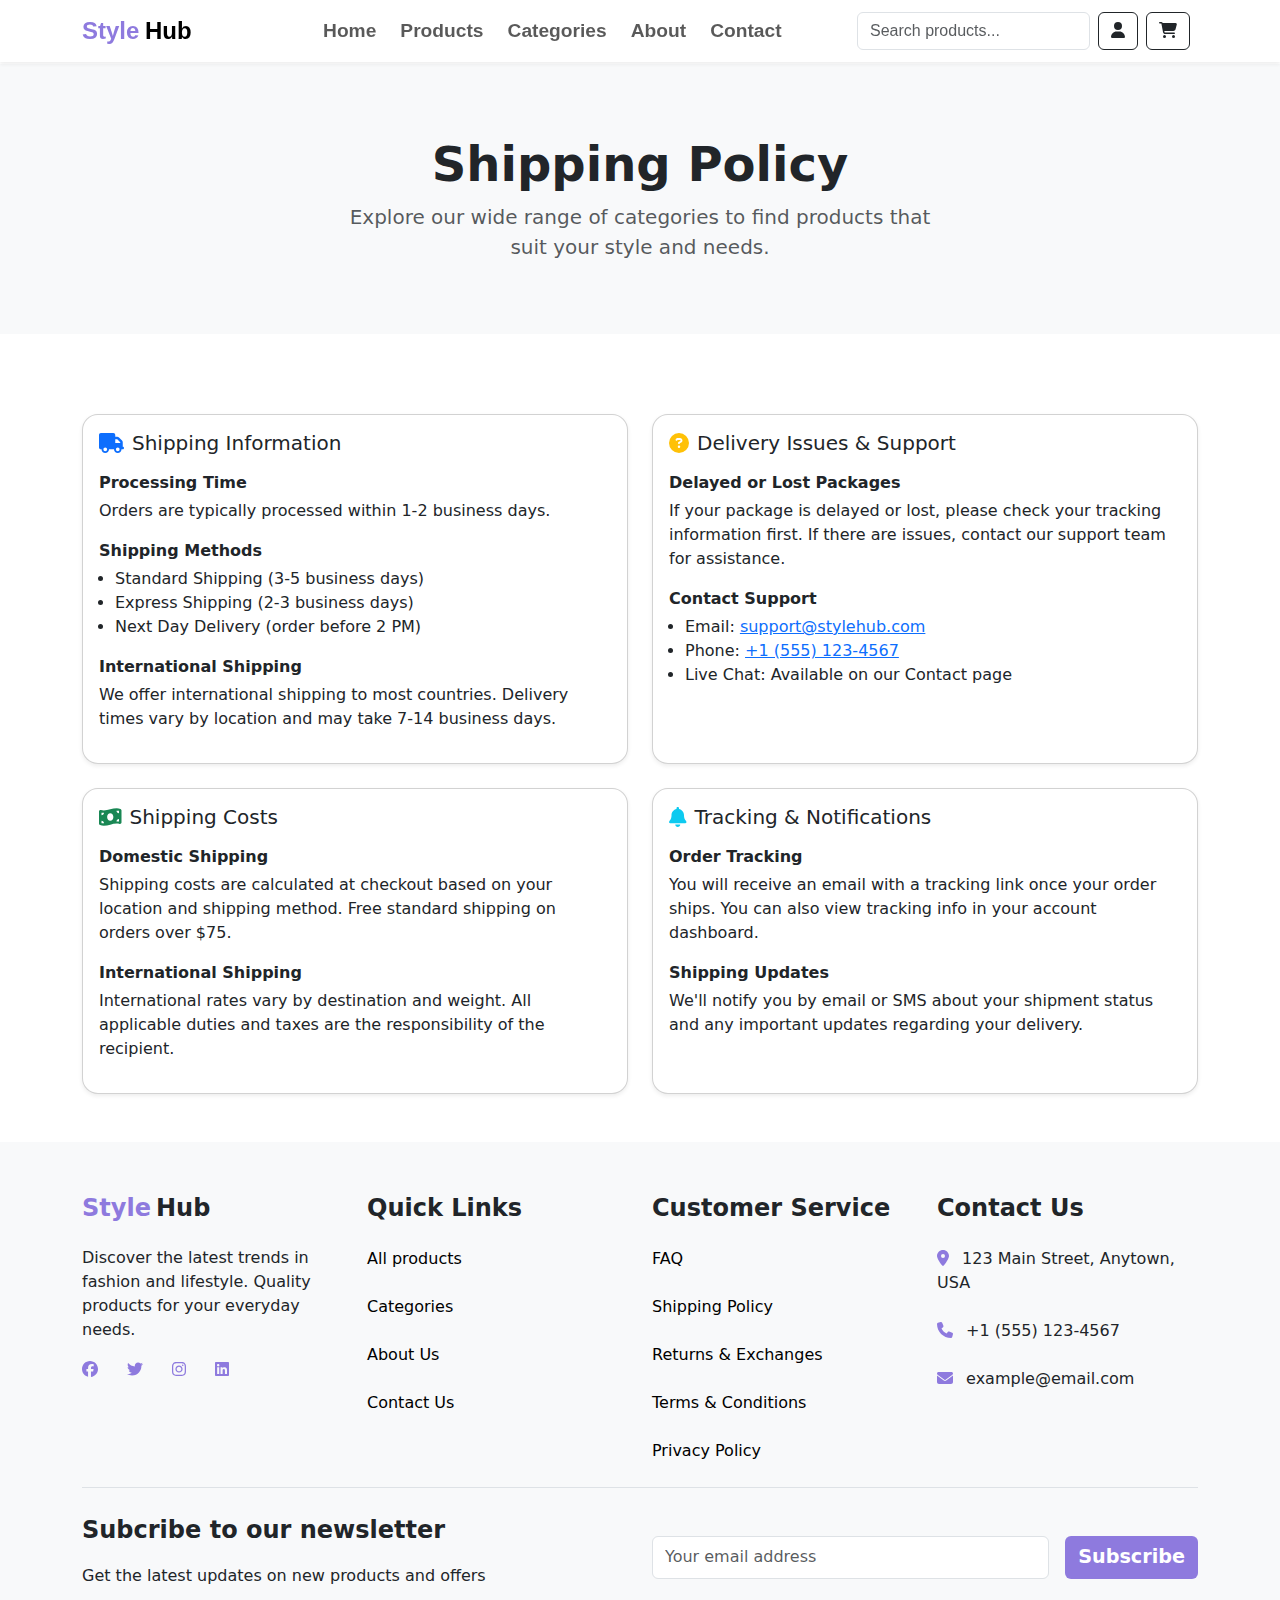
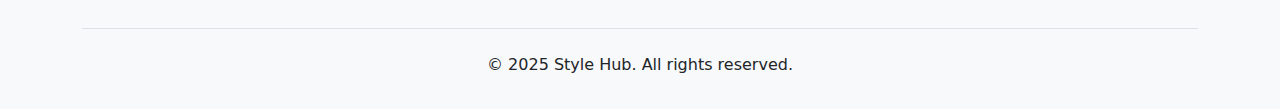
<file: shipping-policy.html>
<!DOCTYPE html>
<html lang="en">
<head>
    <meta charset="UTF-8">
    <meta name="viewport" content="width=device-width, initial-scale=1.0">
    <title>Shipping Policy | StyleHub</title>
    <link rel="stylesheet" href="assets/css/bootstrap/bootstrap.min.css">
    <link rel="stylesheet" href="assets/css/icons/all.min.css">
    <link rel="stylesheet" href="assets/css/shipping-policy.css">
    <link rel="stylesheet" href="assets/css/header_footer.css">
</head>
<body>
    <special-header></special-header>

    <!-- Hero Section -->
    <main class="hero text-center py-5">
        <div class="container">
            <h1 class="main-title mb-2">Shipping Policy</h1>
            <p class="lead text-muted" style="max-width:600px;margin:auto;">Explore our wide range of categories to find products that suit your style and needs.</p>
        </div>
    </main>

    <!-- Shipping Policy Section -->
    <main class="py-5">
        <div class="container">
            <div class="row g-4 justify-content-center">
                <!-- Shipping Information Card -->
                <div class="col-lg-6 col-md-6 col-12">
                    <div class="card shadow-sm rounded-4 h-100">
                        <div class="card-body">
                            <h5 class="card-title mb-3"><i class="fa fa-truck me-2 text-primary"></i>Shipping Information</h5>
                            <p class="fw-bold mb-1">Processing Time</p>
                            <p class="mb-3">Orders are typically processed within 1-2 business days.</p>
                            <p class="fw-bold mb-1">Shipping Methods</p>
                            <ul class="mb-3 ps-3">
                                <li>Standard Shipping (3-5 business days)</li>
                                <li>Express Shipping (2-3 business days)</li>
                                <li>Next Day Delivery (order before 2 PM)</li>
                            </ul>
                            <p class="fw-bold mb-1">International Shipping</p>
                            <p>We offer international shipping to most countries. Delivery times vary by location and may take 7-14 business days.</p>
                        </div>
                    </div>
                </div>
                <!-- Delivery Issues & Support Card -->
                <div class="col-lg-6 col-md-6 col-12">
                    <div class="card shadow-sm rounded-4 h-100">
                        <div class="card-body">
                            <h5 class="card-title mb-3"><i class="fa fa-question-circle me-2 text-warning"></i>Delivery Issues & Support</h5>
                            <p class="fw-bold mb-1">Delayed or Lost Packages</p>
                            <p class="mb-3">If your package is delayed or lost, please check your tracking information first. If there are issues, contact our support team for assistance.</p>
                            <p class="fw-bold mb-1">Contact Support</p>
                            <ul class="mb-0 ps-3">
                                <li>Email: <a href="mailto:support@stylehub.com">support@stylehub.com</a></li>
                                <li>Phone: <a href="tel:+15551234567">+1 (555) 123-4567</a></li>
                                <li>Live Chat: Available on our Contact page</li>
                            </ul>
                        </div>
                    </div>
                </div>
                <!-- Shipping Costs Card -->
                <div class="col-lg-6 col-md-6 col-12">
                    <div class="card shadow-sm rounded-4 h-100">
                        <div class="card-body">
                            <h5 class="card-title mb-3"><i class="fa fa-money-bill-wave me-2 text-success"></i>Shipping Costs</h5>
                            <p class="fw-bold mb-1">Domestic Shipping</p>
                            <p class="mb-3">Shipping costs are calculated at checkout based on your location and shipping method. Free standard shipping on orders over $75.</p>
                            <p class="fw-bold mb-1">International Shipping</p>
                            <p>International rates vary by destination and weight. All applicable duties and taxes are the responsibility of the recipient.</p>
                        </div>
                    </div>
                </div>
                <!-- Tracking & Notifications Card -->
                <div class="col-lg-6 col-md-6 col-12">
                    <div class="card shadow-sm rounded-4 h-100">
                        <div class="card-body">
                            <h5 class="card-title mb-3"><i class="fa fa-bell me-2 text-info"></i>Tracking & Notifications</h5>
                            <p class="fw-bold mb-1">Order Tracking</p>
                            <p class="mb-3">You will receive an email with a tracking link once your order ships. You can also view tracking info in your account dashboard.</p>
                            <p class="fw-bold mb-1">Shipping Updates</p>
                            <p>We'll notify you by email or SMS about your shipment status and any important updates regarding your delivery.</p>
                        </div>
                    </div>
                </div>
            </div>
        </div>
    </main>

    <special-footer class="mt-5"></special-footer>

    <script src="assets/js/header_footer.js"></script>
    <script src="assets/js/bootstrap/bootstrap.bundle.min.js"></script>
    <script src="assets/js/icons/all.min.js"></script>
</body>
</html>
</file>
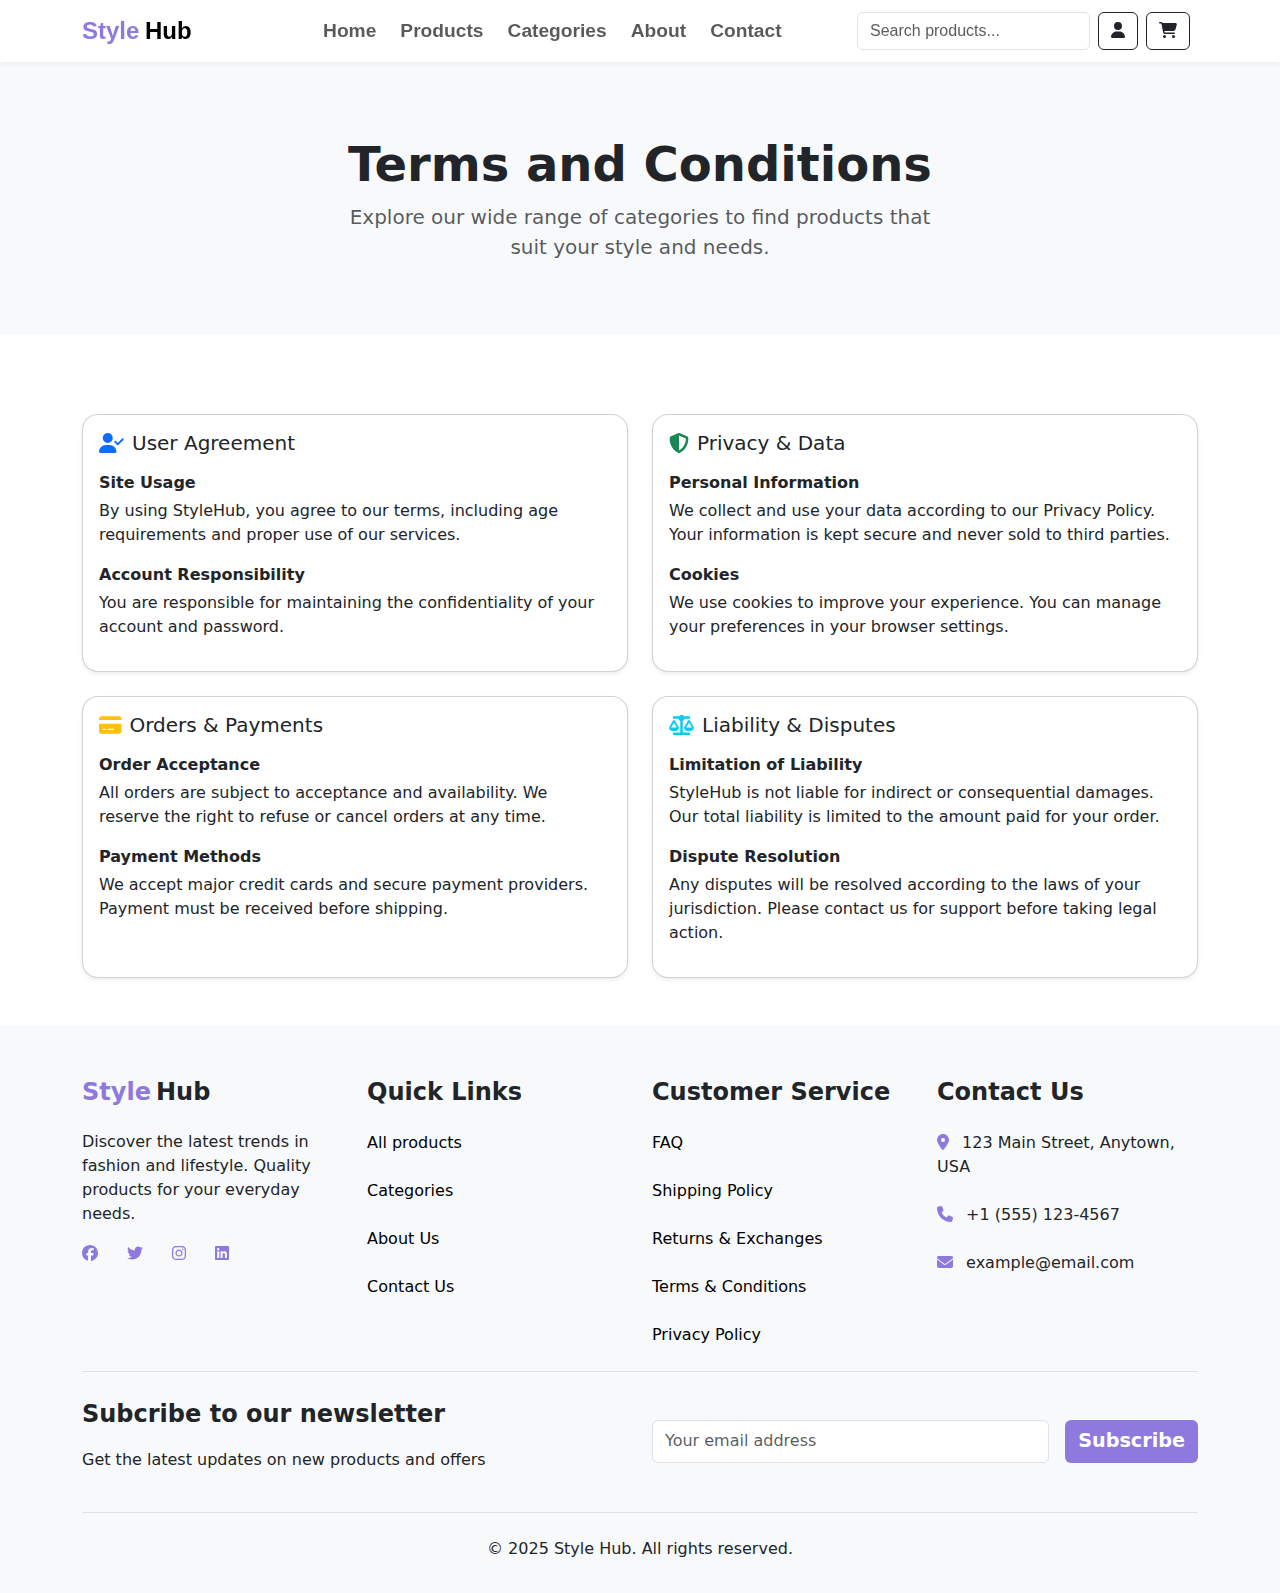
<file: terms-conditions.html>
<!DOCTYPE html>
<html lang="en">
<head>
    <meta charset="UTF-8">
    <meta name="viewport" content="width=device-width, initial-scale=1.0">
    <title>Terms and Conditions | StyleHub</title>
    <link rel="stylesheet" href="assets/css/bootstrap/bootstrap.min.css">
    <link rel="stylesheet" href="assets/css/icons/all.min.css">
    <link rel="stylesheet" href="assets/css/terms-conditions.css">
    <link rel="stylesheet" href="assets/css/header_footer.css">
</head>
<body>
    <special-header></special-header>

    <!-- Hero Section -->
    <main class="hero text-center py-5">
        <div class="container">
            <h1 class="main-title mb-2">Terms and Conditions</h1>
            <p class="lead text-muted" style="max-width:600px;margin:auto;">Explore our wide range of categories to find products that suit your style and needs.</p>
        </div>
    </main>

    <!-- Terms & Conditions Section -->
    <main class="py-5">
        <div class="container">
            <div class="row g-4 justify-content-center">
                <!-- User Agreement Card -->
                <div class="col-lg-6 col-md-6 col-12">
                    <div class="card shadow-sm rounded-4 h-100">
                        <div class="card-body">
                            <h5 class="card-title mb-3"><i class="fa fa-user-check me-2 text-primary"></i>User Agreement</h5>
                            <p class="fw-bold mb-1">Site Usage</p>
                            <p class="mb-3">By using StyleHub, you agree to our terms, including age requirements and proper use of our services.</p>
                            <p class="fw-bold mb-1">Account Responsibility</p>
                            <p>You are responsible for maintaining the confidentiality of your account and password.</p>
                        </div>
                    </div>
                </div>
                <!-- Privacy & Data Card -->
                <div class="col-lg-6 col-md-6 col-12">
                    <div class="card shadow-sm rounded-4 h-100">
                        <div class="card-body">
                            <h5 class="card-title mb-3"><i class="fa fa-shield-alt me-2 text-success"></i>Privacy & Data</h5>
                            <p class="fw-bold mb-1">Personal Information</p>
                            <p class="mb-3">We collect and use your data according to our Privacy Policy. Your information is kept secure and never sold to third parties.</p>
                            <p class="fw-bold mb-1">Cookies</p>
                            <p>We use cookies to improve your experience. You can manage your preferences in your browser settings.</p>
                        </div>
                    </div>
                </div>
                <!-- Orders & Payments Card -->
                <div class="col-lg-6 col-md-6 col-12">
                    <div class="card shadow-sm rounded-4 h-100">
                        <div class="card-body">
                            <h5 class="card-title mb-3"><i class="fa fa-credit-card me-2 text-warning"></i>Orders & Payments</h5>
                            <p class="fw-bold mb-1">Order Acceptance</p>
                            <p class="mb-3">All orders are subject to acceptance and availability. We reserve the right to refuse or cancel orders at any time.</p>
                            <p class="fw-bold mb-1">Payment Methods</p>
                            <p>We accept major credit cards and secure payment providers. Payment must be received before shipping.</p>
                        </div>
                    </div>
                </div>
                <!-- Liability & Disputes Card -->
                <div class="col-lg-6 col-md-6 col-12">
                    <div class="card shadow-sm rounded-4 h-100">
                        <div class="card-body">
                            <h5 class="card-title mb-3"><i class="fa fa-balance-scale me-2 text-info"></i>Liability & Disputes</h5>
                            <p class="fw-bold mb-1">Limitation of Liability</p>
                            <p class="mb-3">StyleHub is not liable for indirect or consequential damages. Our total liability is limited to the amount paid for your order.</p>
                            <p class="fw-bold mb-1">Dispute Resolution</p>
                            <p>Any disputes will be resolved according to the laws of your jurisdiction. Please contact us for support before taking legal action.</p>
                        </div>
                    </div>
                </div>
            </div>
        </div>
    </main>

    <special-footer class="mt-5"></special-footer>

    <script src="assets/js/header_footer.js"></script>
    <script src="assets/js/bootstrap/bootstrap.bundle.min.js"></script>
    <script src="assets/js/icons/all.min.js"></script>
</body>
</html>
</file>
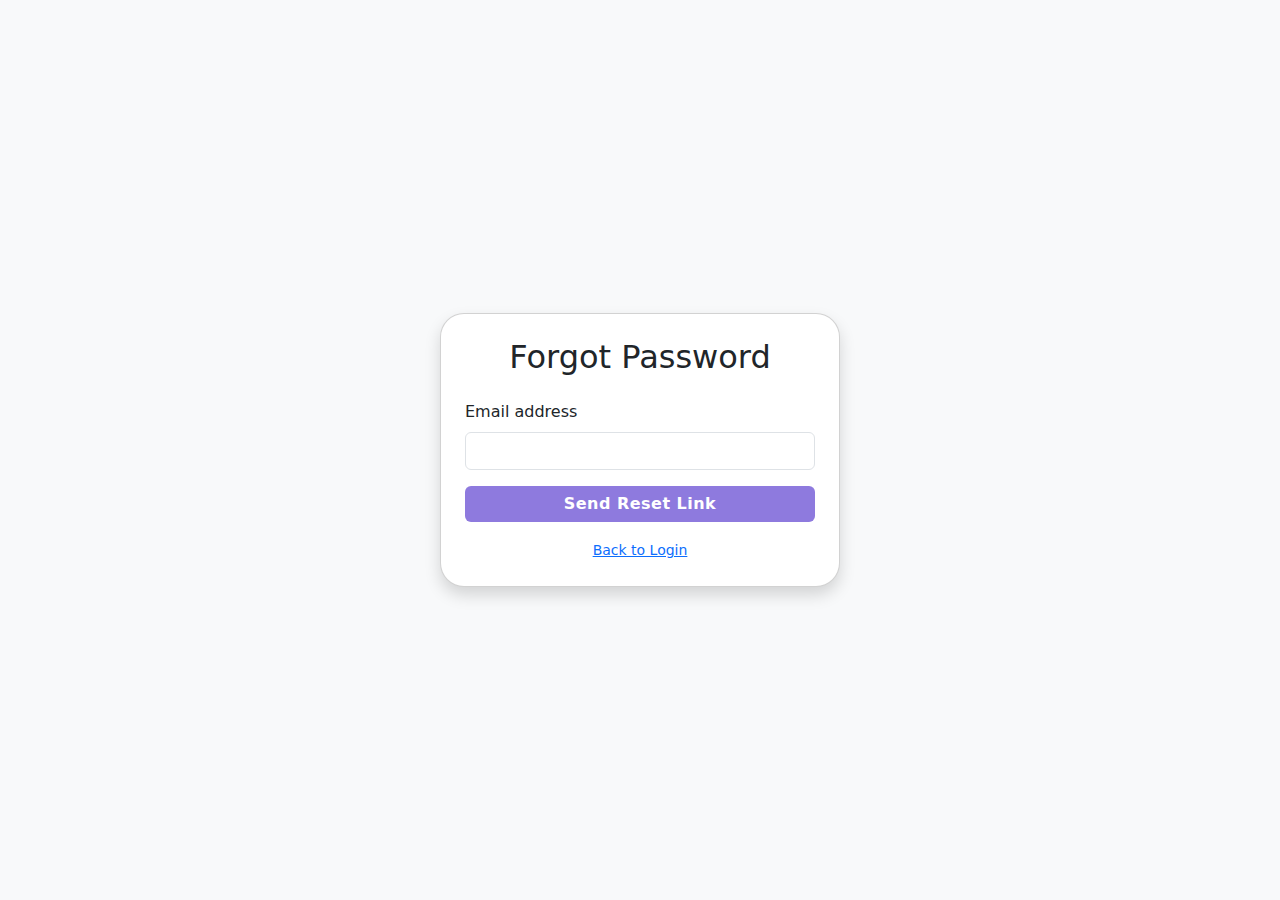
<file: user/forgot-password.html>
<!DOCTYPE html>
<html lang="en">
<head>
    <meta charset="UTF-8">
    <meta name="viewport" content="width=device-width, initial-scale=1.0">
    <title>Forgot Password | StyleHub</title>
    <link rel="stylesheet" href="../assets/css/bootstrap/bootstrap.min.css">
    <link rel="stylesheet" href="../assets/css/icons/all.min.css">
    <link rel="stylesheet" href="user.css">
</head>
<body>
    <div class="container d-flex align-items-center justify-content-center min-vh-100">
        <div class="card shadow p-4" style="max-width: 400px; width:100%;">
            <h2 class="mb-4 text-center">Forgot Password</h2>
            <form>
                <div class="mb-3">
                    <label for="email" class="form-label">Email address</label>
                    <input type="email" class="form-control" id="email" required>
                </div>
                <button type="submit" class="btn btn-primary w-100">Send Reset Link</button>
            </form>
            <div class="text-center mt-3">
                <span class="small"><a href="login.html">Back to Login</a></span>
            </div>
        </div>
    </div>
    <script src="../assets/js/bootstrap/bootstrap.bundle.min.js"></script>
    <script src="../assets/js/icons/all.min.js"></script>
    <script src="user.js"></script>
</body>
</html>
</file>
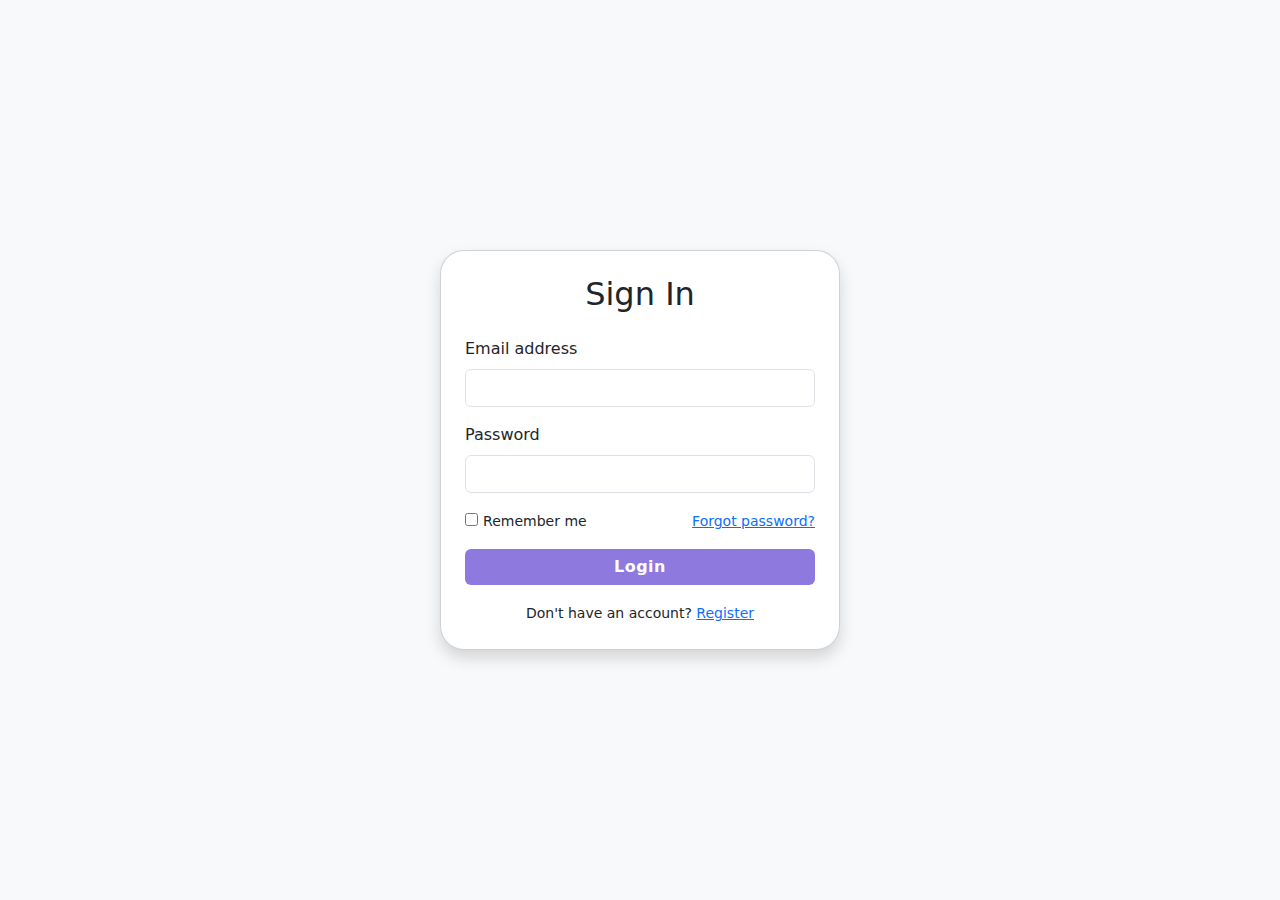
<file: user/login.html>
<!DOCTYPE html>
<html lang="en">
<head>
    <meta charset="UTF-8">
    <meta name="viewport" content="width=device-width, initial-scale=1.0">
    <title>Login | StyleHub</title>
    <link rel="stylesheet" href="../assets/css/bootstrap/bootstrap.min.css">
    <link rel="stylesheet" href="../assets/css/icons/all.min.css">
    <link rel="stylesheet" href="user.css">
</head>
<body>
    <div class="container d-flex align-items-center justify-content-center min-vh-100">
        <div class="card shadow p-4" style="max-width: 400px; width:100%;">
            <h2 class="mb-4 text-center">Sign In</h2>
            <form>
                <div class="mb-3">
                    <label for="email" class="form-label">Email address</label>
                    <input type="email" class="form-control" id="email" required>
                </div>
                <div class="mb-3">
                    <label for="password" class="form-label">Password</label>
                    <input type="password" class="form-control" id="password" required>
                </div>
                <div class="mb-3 d-flex justify-content-between align-items-center">
                    <div>
                        <input type="checkbox" id="remember">
                        <label for="remember" class="small">Remember me</label>
                    </div>
                    <a href="forgot-password.html" class="small">Forgot password?</a>
                </div>
                <button type="submit" class="btn btn-primary w-100">Login</button>
            </form>
            <div class="text-center mt-3">
                <span class="small">Don't have an account? <a href="register.html">Register</a></span>
            </div>
        </div>
    </div>
    <script src="../assets/js/bootstrap/bootstrap.bundle.min.js"></script>
    <script src="../assets/js/icons/all.min.js"></script>
    <script src="user.js"></script>
</body>
</html>
</file>
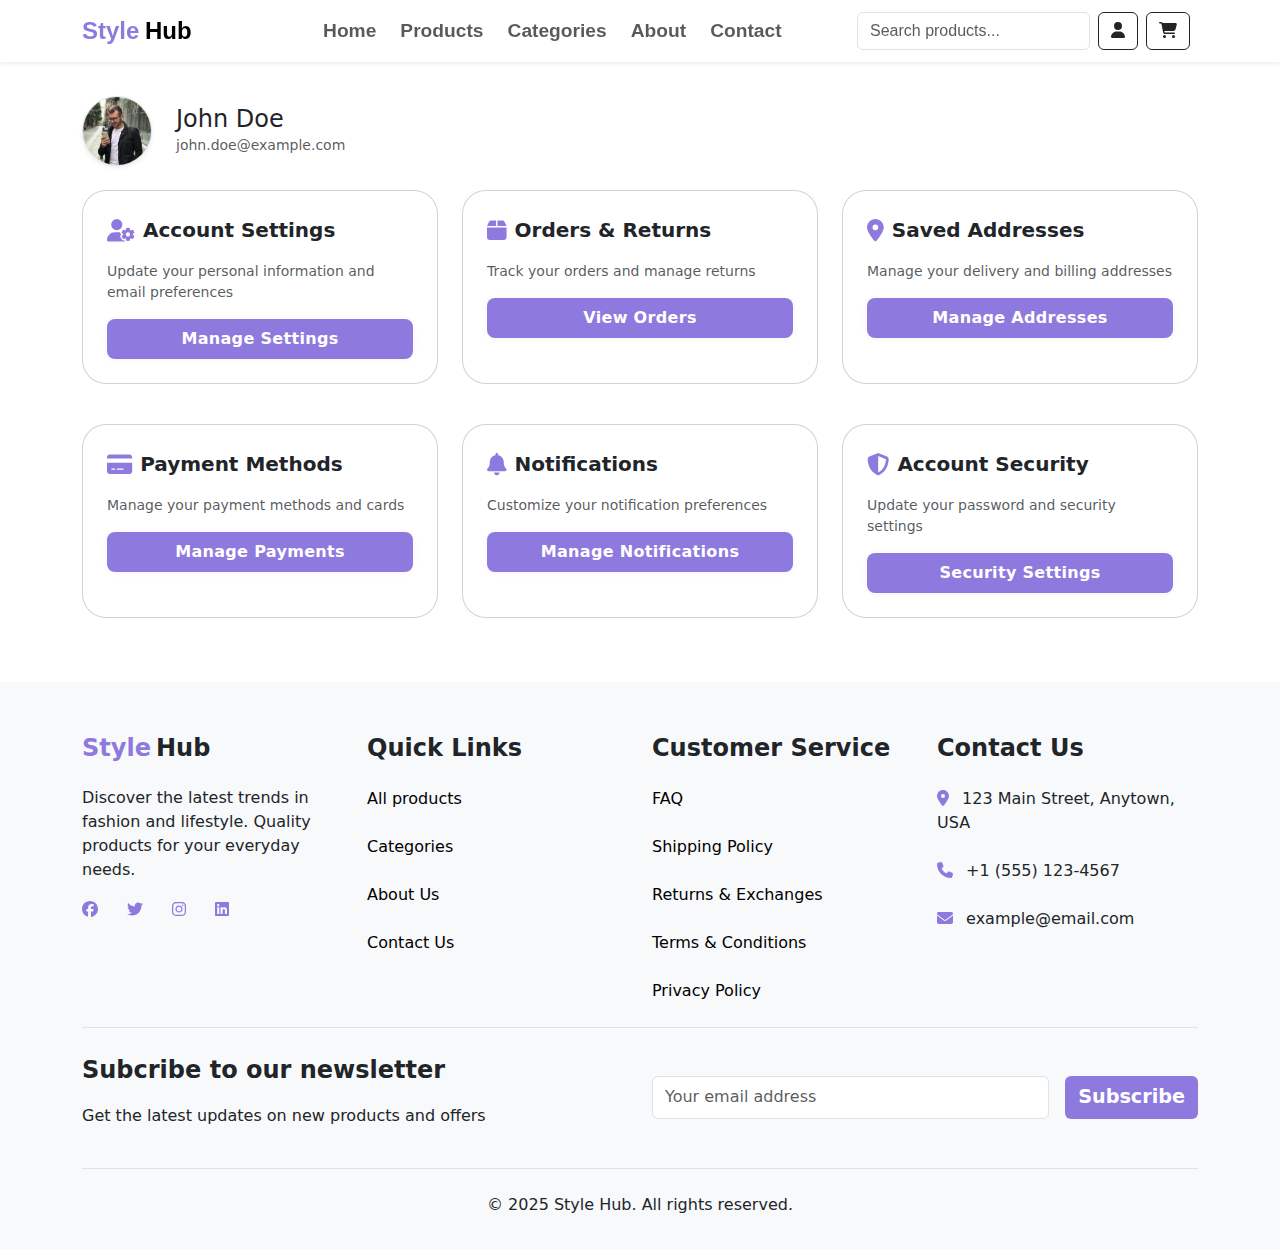
<file: user/profile.html>
<!DOCTYPE html>
<html lang="en">
<head>
    <meta charset="UTF-8">
    <meta name="viewport" content="width=device-width, initial-scale=1.0">
    <title>Profile | StyleHub</title>
    <link rel="stylesheet" href="../assets/css/bootstrap/bootstrap.min.css">
    <link rel="stylesheet" href="../assets/css/icons/all.min.css">
    <link rel="stylesheet" href="../assets/css/header_footer.css">
    <link rel="stylesheet" href="user.css">
</head>
<body>

    <special-header></special-header>

    <section class="py-5 bg-white profile-section">
        <div class="container">
            <div class="row mb-4 align-items-center">
                <div class="col-auto">
                    <img src="../assets/images/user.jpg" alt="User Avatar" class="rounded-circle border shadow-sm" style="width:70px; height:70px; object-fit:cover;">
                </div>
                <div class="col-auto">
                    <h4 class="mb-0">John Doe</h4>
                    <span class="text-muted small">john.doe@example.com</span>
                </div>
            </div>
            <div class="row g-4">
                <div class="col-md-4 mb-3">
                    <div class="profile-card card h-100 p-4">
                        <div class="d-flex align-items-center mb-3">
                            <i class="fa fa-user-gear icon-primary me-2"></i>
                            <span class="fw-semibold">Account Settings</span>
                        </div>
                        <div class="small text-muted mb-3">Update your personal information and email preferences</div>
                        <button class="btn main w-100">Manage Settings</button>
                    </div>
                </div>
                <div class="col-md-4 mb-3">
                    <div class="profile-card card h-100 p-4">
                        <div class="d-flex align-items-center mb-3">
                            <i class="fa fa-box icon-primary me-2"></i>
                            <span class="fw-semibold">Orders & Returns</span>
                        </div>
                        <div class="small text-muted mb-3">Track your orders and manage returns</div>
                        <button class="btn main w-100">View Orders</button>
                    </div>
                </div>
                <div class="col-md-4 mb-3">
                    <div class="profile-card card h-100 p-4">
                        <div class="d-flex align-items-center mb-3">
                            <i class="fa fa-location-dot icon-primary me-2"></i>
                            <span class="fw-semibold">Saved Addresses</span>
                        </div>
                        <div class="small text-muted mb-3">Manage your delivery and billing addresses</div>
                        <button class="btn main w-100">Manage Addresses</button>
                    </div>
                </div>
                <div class="col-md-4 mb-3">
                    <div class="profile-card card h-100 p-4">
                        <div class="d-flex align-items-center mb-3">
                            <i class="fa fa-credit-card icon-primary me-2"></i>
                            <span class="fw-semibold">Payment Methods</span>
                        </div>
                        <div class="small text-muted mb-3">Manage your payment methods and cards</div>
                        <button class="btn main w-100">Manage Payments</button>
                    </div>
                </div>
                <div class="col-md-4 mb-3">
                    <div class="profile-card card h-100 p-4">
                        <div class="d-flex align-items-center mb-3">
                            <i class="fa fa-bell icon-primary me-2"></i>
                            <span class="fw-semibold">Notifications</span>
                        </div>
                        <div class="small text-muted mb-3">Customize your notification preferences</div>
                        <button class="btn main w-100">Manage Notifications</button>
                    </div>
                </div>
                <div class="col-md-4 mb-3">
                    <div class="profile-card card h-100 p-4">
                        <div class="d-flex align-items-center mb-3">
                            <i class="fa fa-shield-halved icon-primary me-2"></i>
                            <span class="fw-semibold">Account Security</span>
                        </div>
                        <div class="small text-muted mb-3">Update your password and security settings</div>
                        <button class="btn main w-100">Security Settings</button>
                    </div>
                </div>
            </div>
        </div>
    </section>

    <special-footer></special-footer>

    <script src="../assets/js/bootstrap/bootstrap.bundle.min.js"></script>
    <script src="../assets/js/icons/all.min.js"></script>
    <script src="../assets/js/header-footer-user.js"></script>
    <script src="user.js"></script>
</body>
</html>
</file>
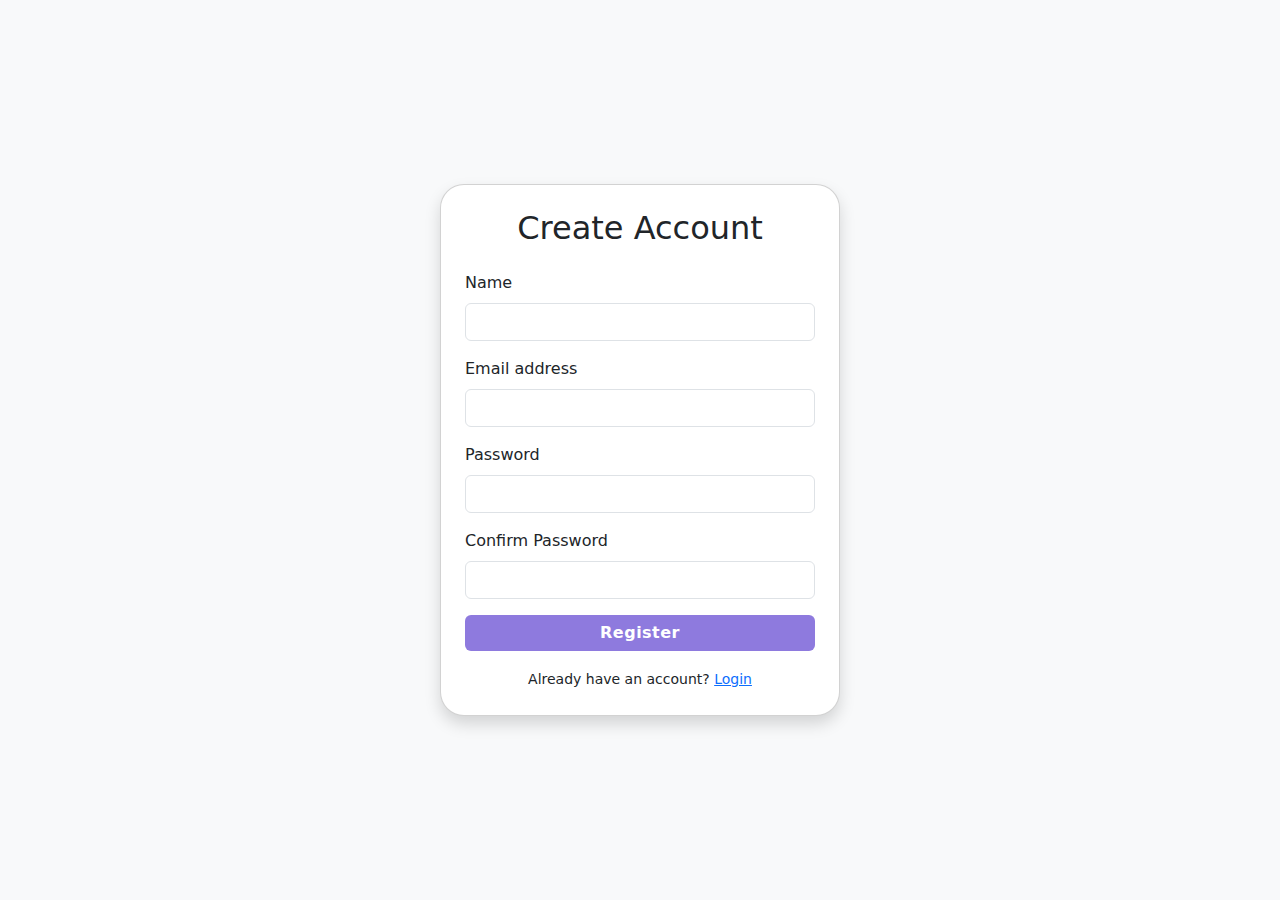
<file: user/register.html>
<!DOCTYPE html>
<html lang="en">
<head>
    <meta charset="UTF-8">
    <meta name="viewport" content="width=device-width, initial-scale=1.0">
    <title>Register | StyleHub</title>
    <link rel="stylesheet" href="../assets/css/bootstrap/bootstrap.min.css">
    <link rel="stylesheet" href="../assets/css/icons/all.min.css">
    <link rel="stylesheet" href="user.css">
</head>
<body>
    <div class="container d-flex align-items-center justify-content-center min-vh-100">
        <div class="card shadow p-4" style="max-width: 400px; width:100%;">
            <h2 class="mb-4 text-center">Create Account</h2>
            <form>
                <div class="mb-3">
                    <label for="name" class="form-label">Name</label>
                    <input type="text" class="form-control" id="name" required>
                </div>
                <div class="mb-3">
                    <label for="email" class="form-label">Email address</label>
                    <input type="email" class="form-control" id="email" required>
                </div>
                <div class="mb-3">
                    <label for="password" class="form-label">Password</label>
                    <input type="password" class="form-control" id="password" required>
                </div>
                <div class="mb-3">
                    <label for="confirm-password" class="form-label">Confirm Password</label>
                    <input type="password" class="form-control" id="confirm-password" required>
                </div>
                <button type="submit" class="btn btn-primary w-100">Register</button>
            </form>
            <div class="text-center mt-3">
                <span class="small">Already have an account? <a href="login.html">Login</a></span>
            </div>
        </div>
    </div>
    <script src="../assets/js/bootstrap/bootstrap.bundle.min.js"></script>
    <script src="../assets/js/icons/all.min.js"></script>
    <script src="user.js"></script>
</body>
</html>
</file>
<file: assets/css/index.css>
:root{
    --main-color: #8e7ade;
}

body .hero{
    height: 80vh;
    background-color: #8e7ade;
    display: flex;
    justify-content: center;
    align-items: center;
    color: white;
    font-size: 2rem;
    font-weight: 600;
    padding: 0 2rem;
}

body .hero h1{
    font-size: 3rem;
    margin-bottom: 1rem;
    font-weight: 600;
}

.main-btn{
    color: #8e7ade;
    background-color: white;
    padding: 0.5rem 1rem;
    border-radius: 5px;
    text-decoration: none;
    font-size: 1.2rem;
    font-weight: 600;
    margin-right: 1rem;
}

main .hero-text{
    display: flex;
    flex-direction: column;
    justify-content: center;
}

.main-title{
    font-size: 2rem;
    margin-bottom: 1rem;
    font-weight: 600;
}
/* Base styles for category section */
.category {
    padding: 3rem 0;
    background-color: #f9fafb;
}

/* Category card styling */
.category-card {
    position: relative;
    margin-bottom: 2rem;
    overflow: hidden;
    border-radius: 8px;
    box-shadow: 0 2px 10px rgba(0, 0, 0, 0.1);
    transition: transform 0.3s ease, box-shadow 0.3s ease;
}

.category-card:hover {
    transform: translateY(-5px);
    box-shadow: 0 5px 15px rgba(0, 0, 0, 0.2);
}

.category-card img {
    width: 100%;
    height: 250px;
    object-fit: cover;
    filter: brightness(0.85);
}

  /* Text overlay for category cards */
.category-desc {
    position: absolute;
    top: 0;
    left: 0;
    width: 100%;
    height: 100%;
    display: flex;
    flex-direction: column;
    justify-content: center;
    align-items: center;
    color: white;
    text-align: center;
    padding: 1rem;
}

.category-desc h3 {
    font-size: 1.5rem;
    font-weight: 600;
    margin-bottom: 0.5rem;
    text-shadow: 1px 1px 3px rgba(0, 0, 0, 0.6);
}

.category-desc p {
    font-size: 1rem;
    margin: 0;
    text-shadow: 1px 1px 3px rgba(0, 0, 0, 0.6);
}

.featured-products .main-btn{
    background-color: var(--main-color);
    color: white;
    padding: 0.5rem 1rem;
    border-radius: 5px;
    text-decoration: none;
    font-size: 1.2rem;
    font-weight: 600;
}

.product-card img {
    width: 100%;
    height: 250px;
    object-fit: cover;
    filter: brightness(0.85);
}

.product-card .product-btn{
    background-color: var(--main-color);
    color: white;
    font-weight: 600;
}
.product-btn:hover {
    background-color: #5546e0;
    color: white;
}

.product-btn {
    background-color: var(--main-color);
    color: white;
}
.product-btn:hover {
    background-color: #5546e0;
    color: white;
}
.product-card {
    transition: transform 0.3s;
    border-radius: 8px;
    overflow: hidden;
    position: relative;
}
.product-card:hover {
    transform: translateY(-5px);
}
.main-title {
    color: #333;
    font-weight: 600;
}
.new-badge {
    position: absolute;
    top: 10px;
    right: 10px;
    background-color: #6c5ce7;
    color: white;
    padding: 5px 10px;
    border-radius: 15px;
    font-size: 12px;
    font-weight: bold;
    z-index: 10;
}
</file>
<file: assets/css/header_footer.css>
:root{
    --main-color: #8e7ade;
}

.top-header{
    background-color: #f5f8fc;
}

.main-color{
    color: var(--main-color);
}

header {
    font-family: Arial, Helvetica, sans-serif;
    font-weight: 600 ;
    font-size: 1.2rem ;
}

header .logo-1,
footer .logo-1{
    font-size: 1.5rem ;
    font-weight: 700 ;
    color: var(--main-color);
}

header .logo-2,
footer .logo-2{
    font-size: 1.5rem ;
    font-weight: 700 ;
}

footer .section-title{
    font-size: 1.5rem ;
    font-weight: 700 ;
}

footer svg{
    color: var(--main-color);
}

footer .main-btn{
    background-color: var(--main-color);
    color: #fff;
    font-weight: 600 ;
    font-size: 1.2rem ;
}
</file>
<file: assets/css/about.css>
:root{
    --main-color: #8e7ade;
}

body .hero{
    height: 40vh;
    background-color: #8e7ade;
    display: flex;
    justify-content: center;
    align-items: center;
    color: white;
    font-size: 2rem;
    font-weight: 600;
    padding: 0 2rem;
    margin: 4rem 0;
}

@media (max-width: 768px) {
    body .hero{
        height: 80vh;
    }
}

body .hero h1{
    font-size: 3rem;
    margin-bottom: 1rem;
    font-weight: 600;
}

.main-btn{
    color: #8e7ade;
    background-color: white;
    padding: 0.5rem 1rem;
    border-radius: 5px;
    text-decoration: none;
    font-size: 1.2rem;
    font-weight: 600;
    margin-right: 1rem;
}

main .hero-text{
    display: flex;
    flex-direction: column;
    justify-content: center;
}

.main-title{
    font-size: 2rem;
    margin-bottom: 1rem;
    font-weight: 600;
}
</file>
<file: assets/css/contact.css>
:root{
    --main-color: #8e7ade;
}

body .hero {
    height: 30vh;
    background-color: #f8f9fa;
    display: flex;
    justify-content: center;
    align-items: center;
    font-size: 2rem;
    font-weight: 600;
    padding: 0 2rem;
    margin: 4rem 0 2rem 0;
}

body .hero h1{
    font-size: 3rem;
    margin-bottom: 1rem;
    font-weight: 600;
}

.main-btn-reverse{
    color: white;
    background-color: #8e7ade;
    padding: 0.5rem 1rem;
    border-radius: 5px;
    text-decoration: none;
    font-size: 1.2rem;
    font-weight: 600;
}

.main-btn-reverse:hover{
    background-color: transparent;
    color: #8e7ade;
    border: 1px solid #8e7ade;
    transition: all 0.3s ease;
}

.text-main{
    color: #8e7ade;
}

.main-title{
    font-size: 2rem;
    margin-bottom: 1rem;
    font-weight: 600;
}

.faq-card {
    background: #fff;
    border: 1px solid #f0f0f0;
    border-radius: 12px;
    box-shadow: 0 2px 12px rgba(30, 34, 90, 0.07);
    padding: 1.5rem 1.25rem;
    margin-bottom: 1rem;
    min-height: 150px;
    transition: box-shadow 0.3s;
}
.faq-card:hover {
    box-shadow: 0 4px 24px rgba(30, 34, 90, 0.13);
}
</file>
<file: assets/css/faq.css>
:root {
    --main-color: #8e7ade;
    --faq-bg: #fff;
    --faq-border: #ececf6;
    --faq-active: #f4f3fd;
}

body .hero {
    height: 30vh;
    background-color: #f8f9fa;
    display: flex;
    justify-content: center;
    align-items: center;
    font-size: 2rem;
    font-weight: 600;
    padding: 0 2rem;
    margin: 4rem 0 2rem 0;
}

.accordion {
    border-radius: 16px;
    box-shadow: 0 2px 16px rgba(142, 122, 222, 0.05);
    background: var(--faq-bg);
    border: 1px solid var(--faq-border);
    margin-top: 2rem;
}

.accordion-item {
    border: none;
    border-bottom: 1px solid var(--faq-border);
    background: transparent;
}

.accordion-item:last-child {
    border-bottom: none;
}

.accordion-header {
    font-weight: 600;
}

.accordion-button {
    padding: 1.1rem 1.5rem;
    font-size: 1.07rem;
    background: transparent;
    color: #222;
    font-weight: 600;
    border-radius: 0;
    box-shadow: none;
    transition: background 0.2s, color 0.2s;
}

.accordion-button:not(.collapsed) {
    color: var(--main-color);
    background: var(--faq-active);
    box-shadow: none;
}

.accordion-button:focus {
    border-color: var(--main-color);
    box-shadow: 0 0 0 0.15rem rgba(142, 122, 222, 0.15);
}

.accordion-body {
    padding: 1.1rem 2rem 1.2rem 2.5rem;
    background: #fafaff;
    font-size: 1rem;
    color: #444;
    border-radius: 0 0 12px 12px;
}
</file>
<file: assets/css/privacy-policy.css>
body .hero {
    height: 30vh;
    background-color: #f8f9fa;
    display: flex;
    justify-content: center;
    align-items: center;
    font-size: 2rem;
    font-weight: 600;
    padding: 0 2rem;
    margin: 4rem 0 2rem 0;
}

body .hero h1{
    font-size: 3rem;
    margin-bottom: 1rem;
    font-weight: 600;
}
</file>
<file: assets/css/return-exchanges.css>
body .hero {
    height: 30vh;
    background-color: #f8f9fa;
    display: flex;
    justify-content: center;
    align-items: center;
    font-size: 2rem;
    font-weight: 600;
    padding: 0 2rem;
    margin: 4rem 0 2rem 0;
}

body .hero h1{
    font-size: 3rem;
    margin-bottom: 1rem;
    font-weight: 600;
}
</file>
<file: assets/css/shipping-policy.css>
body .hero {
    height: 30vh;
    background-color: #f8f9fa;
    display: flex;
    justify-content: center;
    align-items: center;
    font-size: 2rem;
    font-weight: 600;
    padding: 0 2rem;
    margin: 4rem 0 2rem 0;
}

body .hero h1{
    font-size: 3rem;
    margin-bottom: 1rem;
    font-weight: 600;
}
</file>
<file: assets/css/terms-conditions.css>
body .hero {
    height: 30vh;
    background-color: #f8f9fa;
    display: flex;
    justify-content: center;
    align-items: center;
    font-size: 2rem;
    font-weight: 600;
    padding: 0 2rem;
    margin: 4rem 0 2rem 0;
}

body .hero h1{
    font-size: 3rem;
    margin-bottom: 1rem;
    font-weight: 600;
}
</file>
<file: user/user.css>
:root{
    --main-color: #8e7ade;
}

body {
    background: #f8f9fa;
}

.card {
    border-radius: 1.5rem;
}

.card .form-label {
    font-weight: 500;
}

.card .icon-primary {
    color: var(--main-color); 
}

.card .btn-primary {
    background: var(--main-color);
    border: none;
    font-weight: 600;
    letter-spacing: 0.03em;
}

.card .btn-primary:hover {
    background: #6c5bc2;
}

.btn.main {
    background: var(--main-color);
    color: #fff;
    border: none;
    border-radius: 0.5rem;
    font-weight: 600;
    font-size: 1rem;
    letter-spacing: 0.02em;
    box-shadow: 0 1px 6px rgba(80,60,150,0.06);
    transition: background 0.2s, color 0.2s;
    padding: 0.5rem;
}

.btn.main:hover, .btn.main:focus {
    background: #6c5bc2;
    color: #fff;
}

.profile-card .icon-primary {
    font-size: 1.4rem;
    margin-right: 0.6rem;
}

.profile-card .fw-semibold {
    font-weight: 700 !important;
    font-size: 1.25rem;
}

input.form-control:focus {
    border-color: var(--main-color);
    box-shadow: 0 0 0 0.15rem rgba(var(--main-color), 0.15);
}

.profile-section{
    margin-top: 3rem;
}
</file>
